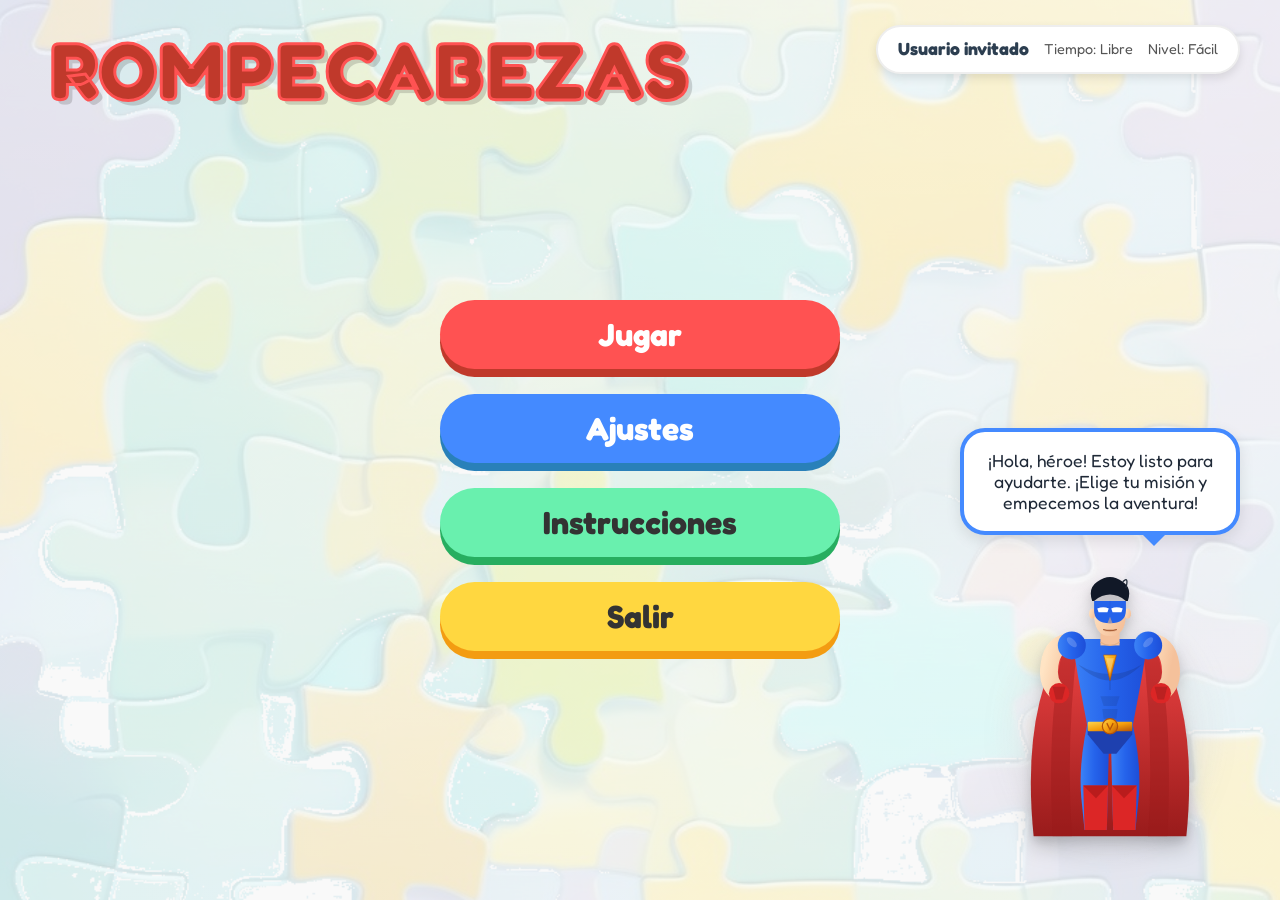
<file: index.html>
<!DOCTYPE html>
<html lang="es">

<head>
    <meta charset="UTF-8">
    <meta name="viewport" content="width=device-width, initial-scale=1.0">
    <title>Rompecabezas - Inicio</title>
    <link rel="stylesheet" href="css/styles.css">
    <link rel="preconnect" href="https://fonts.googleapis.com">
    <link rel="preconnect" href="https://fonts.gstatic.com" crossorigin>
    <link href="https://fonts.googleapis.com/css2?family=Fredoka:wght@400;600;700&display=swap" rel="stylesheet">
</head>

<body>
    <a href="#contenido-principal" class="skip-link">Saltar al contenido principal</a>
    <svg width="0" height="0" style="position: absolute; overflow: hidden;" aria-hidden="true">
        <defs>
            <linearGradient id="globalSuitGradient" x1="0%" y1="0%" x2="100%" y2="0%">
                <stop offset="0%" style="stop-color:#3B82F6;stop-opacity:1" />
                <stop offset="50%" style="stop-color:#2563EB;stop-opacity:1" />
                <stop offset="100%" style="stop-color:#1D4ED8;stop-opacity:1" />
            </linearGradient>
            <linearGradient id="globalCapeGradient" x1="50%" y1="0%" x2="50%" y2="100%">
                <stop offset="0%" style="stop-color:#EF4444;stop-opacity:1" />
                <stop offset="100%" style="stop-color:#991B1B;stop-opacity:1" />
            </linearGradient>
            <linearGradient id="globalSkinGradient" x1="0%" y1="0%" x2="100%" y2="50%">
                <stop offset="0%" style="stop-color:#FFE4C4;stop-opacity:1" />
                <stop offset="100%" style="stop-color:#F5C19B;stop-opacity:1" />
            </linearGradient>
            <linearGradient id="globalGoldGradient" x1="0%" y1="0%" x2="100%" y2="100%">
                <stop offset="0%" style="stop-color:#FCD34D;stop-opacity:1" />
                <stop offset="50%" style="stop-color:#F59E0B;stop-opacity:1" />
                <stop offset="100%" style="stop-color:#B45309;stop-opacity:1" />
            </linearGradient>
            <linearGradient id="globalMetalGradient" x1="0%" y1="0%" x2="100%" y2="100%">
                <stop offset="0%" style="stop-color:#E5E7EB;stop-opacity:1" />
                <stop offset="50%" style="stop-color:#9CA3AF;stop-opacity:1" />
                <stop offset="100%" style="stop-color:#4B5563;stop-opacity:1" />
            </linearGradient>
            <linearGradient id="globalBlueEye" x1="0%" y1="0%" x2="100%" y2="100%">
                <stop offset="0%" style="stop-color:#60A5FA;stop-opacity:1" />
                <stop offset="100%" style="stop-color:#2563EB;stop-opacity:1" />
            </linearGradient>
            <linearGradient id="globalDogFur" x1="0%" y1="0%" x2="100%" y2="100%">
                <stop offset="0%" style="stop-color:#F59E0B;stop-opacity:1" />
                <stop offset="100%" style="stop-color:#B45309;stop-opacity:1" />
            </linearGradient>
            <linearGradient id="globalAltSuit" x1="0%" y1="0%" x2="100%" y2="100%">
                <stop offset="0%" style="stop-color:#10B981;stop-opacity:1" />
                <stop offset="100%" style="stop-color:#047857;stop-opacity:1" />
            </linearGradient>
            <linearGradient id="globalAltCape" x1="0%" y1="0%" x2="100%" y2="100%">
                <stop offset="0%" style="stop-color:#8B5CF6;stop-opacity:1" />
                <stop offset="100%" style="stop-color:#5B21B6;stop-opacity:1" />
            </linearGradient>
            <linearGradient id="globalSkinGradientAlt" x1="0%" y1="0%" x2="100%" y2="50%">
                <stop offset="0%" style="stop-color:#FFE4C4;stop-opacity:1" />
                <stop offset="100%" style="stop-color:#F5C19B;stop-opacity:1" />
            </linearGradient>
        </defs>
    </svg>

    <div class="user-info-panel" aria-hidden="true">
        <div class="info-item"><strong>Usuario invitado</strong></div>
        <div class="info-item">Tiempo: <span id="user-time-display">Libre</span></div>
        <div class="info-item">Nivel: <span id="user-level-display">Fácil</span></div>
    </div>

    <header class="game-header">
        <h1>Rompecabezas</h1>
    </header>

    <main class="game-container" id="contenido-principal" tabindex="-1">
        <section class="screen-section active" aria-labelledby="titulo-menu">
            <h2 id="titulo-menu" class="sr-only">Menú principal del juego</h2>
            <nav class="main-menu" aria-label="Menú principal del juego">
                <button class="btn btn-play" id="btn-play" aria-label="Jugar: Comienza el rompecabezas">
                    <span>Jugar</span>
                </button>

                <button class="btn btn-settings" id="btn-settings"
                    aria-label="Ajustes: Configura dificultad, tamaño y tiempo">
                    <span>Ajustes</span>
                </button>

                <button class="btn btn-instructions" id="btn-instructions"
                    aria-label="Instrucciones: Aprende cómo jugar">
                    <span>Instrucciones</span>
                </button>

                <button class="btn btn-exit" id="btn-exit" aria-label="Salir: Cierra la aplicación">
                    <span>Salir</span>
                </button>
            </nav>
        </section>
    </main>

    <div id="exit-overlay" class="game-overlay hidden" aria-hidden="true">
        <div class="game-dialog" role="dialog" aria-modal="true" aria-labelledby="exit-title"
            aria-describedby="exit-description" tabindex="-1">
            <h2 id="exit-title">¿Quieres salir?</h2>
            <p id="exit-description">¿Seguro que quieres salir, héroe?</p>
            <div class="modal-actions">
                <button id="btn-exit-confirm" class="dialog-btn dialog-btn-red" type="button">Salir</button>
                <button id="btn-exit-cancel" class="dialog-btn dialog-btn-blue" type="button">Cancelar</button>
            </div>
        </div>
    </div>

    <aside class="mascot-section" role="complementary" aria-label="Asistente virtual del juego">
        <div class="speech-bubble" id="mascot-text" role="status" aria-live="polite"
            aria-label="Mensaje del asistente: ¡Hola, héroe! Estoy listo para ayudarte. ¡Elige tu misión y empecemos la aventura!">
            ¡Hola, héroe! Estoy listo para ayudarte. ¡Elige tu misión y empecemos la aventura!
        </div>

        <div id="global-mascot-container" class="mascot-vector-container" aria-hidden="true">
            <svg viewBox="0 0 400 550" xmlns="http://www.w3.org/2000/svg" class="avatar-svg" aria-hidden="true">
                <path d="M130,140 Q60,250 80,450 L320,450 Q340,250 270,140 Z" fill="url(#globalCapeGradient)" />
                <path d="M130,140 Q100,250 110,450 L140,450 Q130,300 150,140 Z" fill="#991B1B" opacity="0.4" />
                <path d="M270,140 Q300,250 290,450 L260,450 Q270,300 250,140 Z" fill="#991B1B" opacity="0.4" />
                <g transform="translate(0, -10)">
                    <path d="M165,280 Q150,350 155,400 L160,450 L195,450 L198,330 L190,280 Z"
                        fill="url(#globalSuitGradient)" />
                    <path d="M235,280 Q250,350 245,400 L240,450 L205,450 L202,330 L210,280 Z"
                        fill="url(#globalSuitGradient)" />
                    <path d="M158,380 L197,380 L195,450 L160,450 Z" fill="#DC2626" />
                    <path d="M158,380 L178,400 L197,380" fill="#B91C1C" />
                    <path d="M242,380 L203,380 L205,450 L240,450 Z" fill="#DC2626" />
                    <path d="M242,380 L222,400 L203,380" fill="#B91C1C" />
                </g>
                <path d="M165,270 L235,270 L235,290 L210,320 L190,320 L165,290 Z" fill="#1E40AF" />
                <path d="M140,140 L260,140 L250,200 L235,280 L165,280 L150,200 Z" fill="url(#globalSuitGradient)" />
                <path d="M150,180 Q200,210 250,180 Q200,230 150,180" fill="#172554" opacity="0.2" />
                <path d="M200,180 L200,220" stroke="#172554" stroke-width="2" opacity="0.2" />
                <path d="M185,230 L215,230 L210,245 L190,245 Z" fill="#172554" opacity="0.15" />
                <path d="M188,250 L212,250 L210,265 L190,265 Z" fill="#172554" opacity="0.15" />
                <rect x="165" y="270" width="70" height="15" fill="url(#globalGoldGradient)" rx="2" />
                <circle cx="200" cy="277" r="12" fill="url(#globalGoldGradient)" stroke="#B45309" stroke-width="2" />
                <path d="M195,272 L200,282 L205,272" fill="none" stroke="#B45309" stroke-width="2" />
                <path d="M140,145 Q110,145 105,180 Q100,210 120,225" fill="none" stroke="url(#globalSkinGradient)"
                    stroke-width="28" stroke-linecap="round" />
                <circle cx="140" cy="150" r="22" fill="url(#globalSuitGradient)" />
                <path d="M260,145 Q290,145 295,180 Q300,210 280,225" fill="none" stroke="url(#globalSkinGradient)"
                    stroke-width="28" stroke-linecap="round" />
                <circle cx="260" cy="150" r="22" fill="url(#globalSuitGradient)" />
                <circle cx="120" cy="225" r="16" fill="#DC2626" />
                <circle cx="280" cy="225" r="16" fill="#DC2626" />
                <path d="M110,215 L130,215 L125,235 L115,235 Z" fill="#991B1B" opacity="0.5" />
                <path d="M270,215 L290,215 L285,235 L275,235 Z" fill="#991B1B" opacity="0.5" />
                <path d="M185,130 L215,130 L215,150 L185,150 Z" fill="#F5C19B" />
                <path d="M185,145 Q200,155 215,145" fill="none" stroke="#E5B085" stroke-width="2" />
                <path d="M175,80 L225,80 L225,100 Q225,135 200,135 Q175,135 175,100 Z"
                    fill="url(#globalSkinGradient)" />
                <ellipse cx="172" cy="100" rx="5" ry="8" fill="url(#globalSkinGradient)" />
                <ellipse cx="228" cy="100" rx="5" ry="8" fill="url(#globalSkinGradient)" />
                <path d="M175,80 L225,80 L225,95 Q225,115 200,115 Q175,115 175,95 Z" fill="#2563EB" />
                <path d="M200,80 L200,90 L185,90" fill="none" stroke="#1D4ED8" stroke-width="1" opacity="0.5" />
                <path d="M180,92 Q190,88 198,92 L196,98 L182,98 Z" fill="white" />
                <path d="M202,92 Q210,88 220,92 L218,98 L204,98 Z" fill="white" />
                <path d="M200,105 L196,115 L204,115 Z" fill="#E5B085" opacity="0.6" />
                <path d="M190,125 Q200,128 210,125" fill="none" stroke="#A85D36" stroke-width="2"
                    stroke-linecap="round" />
                <path d="M192,128 L208,128" fill="none" stroke="#D69E76" stroke-width="1" opacity="0.5" />
                <path d="M172,80 Q165,60 180,50 Q200,35 220,50 Q235,60 228,80 L225,80 Q200,60 175,80 Z"
                    fill="#111827" />
                <path d="M220,50 Q230,40 225,60" fill="none" stroke="#1F2937" stroke-width="2" />
                <path d="M190,165 L210,165 L200,205 Z" fill="url(#globalGoldGradient)" stroke="#B45309"
                    stroke-width="1" />
                <path d="M194,170 L206,170 L200,195 Z" fill="#FEF3C7" opacity="0.4" />
                <ellipse cx="260" cy="145" rx="10" ry="5" fill="white" opacity="0.2" transform="rotate(-45 260 145)" />
                <ellipse cx="140" cy="145" rx="10" ry="5" fill="white" opacity="0.2" transform="rotate(45 140 145)" />
            </svg>
        </div>
    </aside>

    <script src="js/home.js"></script>
</body>

</html>
</file>
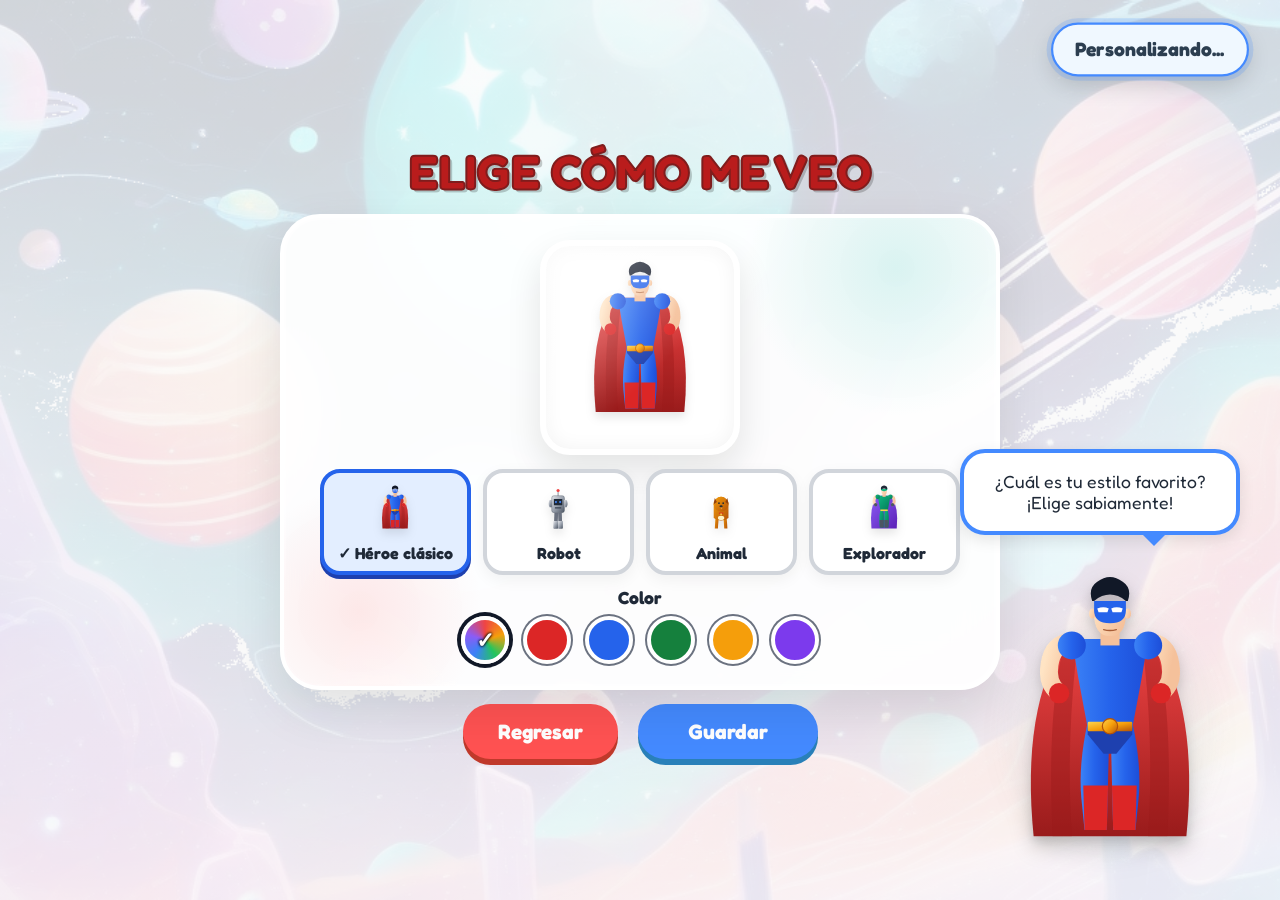
<file: asistente.html>
<!DOCTYPE html>
<html lang="es">

<head>
    <meta charset="UTF-8">
    <meta name="viewport" content="width=device-width, initial-scale=1.0">
    <title>Rompecabezas - Personalizar Asistente</title>
    <link rel="stylesheet" href="css/styles.css">
    <link rel="preconnect" href="https://fonts.googleapis.com">
    <link rel="preconnect" href="https://fonts.gstatic.com" crossorigin>
    <link href="https://fonts.googleapis.com/css2?family=Fredoka:wght@400;600;700&display=swap" rel="stylesheet">
</head>

<body class="page-asistente">
    <a href="#contenido-principal" class="skip-link">Saltar al contenido principal</a>
    <svg width="0" height="0" style="position: absolute; overflow: hidden;" aria-hidden="true">
        <defs>
            <linearGradient id="globalSuitGradient" x1="0%" y1="0%" x2="100%" y2="0%">
                <stop offset="0%" style="stop-color:#3B82F6;stop-opacity:1" />
                <stop offset="50%" style="stop-color:#2563EB;stop-opacity:1" />
                <stop offset="100%" style="stop-color:#1D4ED8;stop-opacity:1" />
            </linearGradient>
            <linearGradient id="globalCapeGradient" x1="50%" y1="0%" x2="50%" y2="100%">
                <stop offset="0%" style="stop-color:#EF4444;stop-opacity:1" />
                <stop offset="100%" style="stop-color:#991B1B;stop-opacity:1" />
            </linearGradient>
            <linearGradient id="globalSkinGradient" x1="0%" y1="0%" x2="100%" y2="50%">
                <stop offset="0%" style="stop-color:#FFE4C4;stop-opacity:1" />
                <stop offset="100%" style="stop-color:#F5C19B;stop-opacity:1" />
            </linearGradient>
            <linearGradient id="globalGoldGradient" x1="0%" y1="0%" x2="100%" y2="100%">
                <stop offset="0%" style="stop-color:#FCD34D;stop-opacity:1" />
                <stop offset="50%" style="stop-color:#F59E0B;stop-opacity:1" />
                <stop offset="100%" style="stop-color:#B45309;stop-opacity:1" />
            </linearGradient>
            <linearGradient id="globalMetalGradient" x1="0%" y1="0%" x2="100%" y2="100%">
                <stop offset="0%" style="stop-color:#E5E7EB;stop-opacity:1" />
                <stop offset="50%" style="stop-color:#9CA3AF;stop-opacity:1" />
                <stop offset="100%" style="stop-color:#4B5563;stop-opacity:1" />
            </linearGradient>
            <linearGradient id="globalBlueEye" x1="0%" y1="0%" x2="100%" y2="100%">
                <stop offset="0%" style="stop-color:#60A5FA;stop-opacity:1" />
                <stop offset="100%" style="stop-color:#2563EB;stop-opacity:1" />
            </linearGradient>
            <linearGradient id="globalDogFur" x1="0%" y1="0%" x2="100%" y2="100%">
                <stop offset="0%" style="stop-color:#F59E0B;stop-opacity:1" />
                <stop offset="100%" style="stop-color:#B45309;stop-opacity:1" />
            </linearGradient>
            <linearGradient id="globalAltSuit" x1="0%" y1="0%" x2="100%" y2="100%">
                <stop offset="0%" style="stop-color:#10B981;stop-opacity:1" />
                <stop offset="100%" style="stop-color:#047857;stop-opacity:1" />
            </linearGradient>
            <linearGradient id="globalAltCape" x1="0%" y1="0%" x2="100%" y2="100%">
                <stop offset="0%" style="stop-color:#8B5CF6;stop-opacity:1" />
                <stop offset="100%" style="stop-color:#5B21B6;stop-opacity:1" />
            </linearGradient>
            <linearGradient id="globalSkinGradientAlt" x1="0%" y1="0%" x2="100%" y2="50%">
                <stop offset="0%" style="stop-color:#FFE4C4;stop-opacity:1" />
                <stop offset="100%" style="stop-color:#F5C19B;stop-opacity:1" />
            </linearGradient>
        </defs>
    </svg>

    <div class="user-info-panel highlight" aria-hidden="true">
        <div class="info-item"><strong>Personalizando...</strong></div>
    </div>

    <main class="game-container" id="contenido-principal" tabindex="-1">
        <section id="customize-screen" class="screen-section active" aria-labelledby="titulo-personalizar">
            <h1 id="titulo-personalizar" class="settings-title">Elige cómo me veo</h1>

            <div class="customize-layout">
                <div class="customize-preview-column" role="region" aria-label="Vista previa del avatar seleccionado">
                    <div class="avatar-preview-card">
                        <div id="avatar-preview-container" class="avatar-vector-large" aria-hidden="true"></div>
                        <div class="preview-shine" aria-hidden="true"></div>
                    </div>
                    <h2 class="sr-only">Así me veo ahora</h2>
                </div>

                <div class="customize-grid-column" role="region" aria-label="Galería de opciones de avatar">
                    <div class="avatar-grid" role="radiogroup" aria-label="Tipo de asistente">

                        <button type="button" class="avatar-option selected" data-id="hero" role="radio"
                            aria-checked="true" aria-label="Héroe clásico, con traje azul y capa roja">
                            <span class="avatar-option-label">Héroe clásico</span>
                            <svg viewBox="0 0 400 550" xmlns="http://www.w3.org/2000/svg" class="avatar-svg"
                                aria-hidden="true">
                                <path d="M130,140 Q60,250 80,450 L320,450 Q340,250 270,140 Z"
                                    fill="url(#globalCapeGradient)" />
                                <path d="M130,140 Q100,250 110,450 L140,450 Q130,300 150,140 Z" fill="#991B1B"
                                    opacity="0.4" />
                                <path d="M270,140 Q300,250 290,450 L260,450 Q270,300 250,140 Z" fill="#991B1B"
                                    opacity="0.4" />
                                <g transform="translate(0, -10)">
                                    <path d="M165,280 Q150,350 155,400 L160,450 L195,450 L198,330 L190,280 Z"
                                        fill="url(#globalSuitGradient)" />
                                    <path d="M235,280 Q250,350 245,400 L240,450 L205,450 L202,330 L210,280 Z"
                                        fill="url(#globalSuitGradient)" />
                                    <path d="M158,380 L197,380 L195,450 L160,450 Z" fill="#DC2626" />
                                    <path d="M242,380 L203,380 L205,450 L240,450 Z" fill="#DC2626" />
                                </g>
                                <path d="M165,270 L235,270 L235,290 L210,320 L190,320 L165,290 Z" fill="#1E40AF" />
                                <path d="M140,140 L260,140 L250,200 L235,280 L165,280 L150,200 Z"
                                    fill="url(#globalSuitGradient)" />
                                <rect x="165" y="270" width="70" height="15" fill="url(#globalGoldGradient)" rx="2" />
                                <circle cx="200" cy="277" r="12" fill="url(#globalGoldGradient)" stroke="#B45309"
                                    stroke-width="2" />
                                <path d="M140,145 Q110,145 105,180 Q100,210 120,225" fill="none"
                                    stroke="url(#globalSkinGradient)" stroke-width="28" stroke-linecap="round" />
                                <circle cx="140" cy="150" r="22" fill="url(#globalSuitGradient)" />
                                <path d="M260,145 Q290,145 295,180 Q300,210 280,225" fill="none"
                                    stroke="url(#globalSkinGradient)" stroke-width="28" stroke-linecap="round" />
                                <circle cx="260" cy="150" r="22" fill="url(#globalSuitGradient)" />
                                <circle cx="120" cy="225" r="16" fill="#DC2626" />
                                <circle cx="280" cy="225" r="16" fill="#DC2626" />
                                <path d="M185,130 L215,130 L215,150 L185,150 Z" fill="#F5C19B" />
                                <path d="M175,80 L225,80 L225,100 Q225,135 200,135 Q175,135 175,100 Z"
                                    fill="url(#globalSkinGradient)" />
                                <ellipse cx="172" cy="100" rx="5" ry="8" fill="url(#globalSkinGradient)" />
                                <ellipse cx="228" cy="100" rx="5" ry="8" fill="url(#globalSkinGradient)" />
                                <path d="M175,80 L225,80 L225,95 Q225,115 200,115 Q175,115 175,95 Z" fill="#2563EB" />
                                <path d="M180,92 Q190,88 198,92 L196,98 L182,98 Z" fill="white" />
                                <path d="M202,92 Q210,88 220,92 L218,98 L204,98 Z" fill="white" />
                                <path d="M190,125 Q200,128 210,125" fill="none" stroke="#A85D36" stroke-width="2"
                                    stroke-linecap="round" />
                                <path d="M172,80 Q165,60 180,50 Q200,35 220,50 Q235,60 228,80 L225,80 Q200,60 175,80 Z"
                                    fill="#111827" />
                            </svg>
                        </button>

                        <button type="button" class="avatar-option" data-id="robot" role="radio" aria-checked="false"
                            aria-label="Robot, de metal gris con ojos azules">
                            <span class="avatar-option-label">Robot</span>
                            <svg viewBox="0 0 400 550" xmlns="http://www.w3.org/2000/svg" class="avatar-svg"
                                aria-hidden="true">
                                <path d="M165,300 L160,450 L195,450 L200,300 Z" fill="#6B7280" />
                                <path d="M235,300 L240,450 L205,450 L200,300 Z" fill="#6B7280" />
                                <rect x="155" y="380" width="45" height="70" rx="5" fill="url(#globalMetalGradient)" />
                                <rect x="200" y="380" width="45" height="70" rx="5" fill="url(#globalMetalGradient)" />
                                <rect x="140" y="140" width="120" height="160" rx="20" ry="20"
                                    fill="url(#globalMetalGradient)" stroke="#4B5563" stroke-width="4" />
                                <rect x="160" y="170" width="80" height="60" rx="5" fill="#1F2937" />
                                <circle cx="180" cy="200" r="10" fill="url(#globalBlueEye)" />
                                <circle cx="220" cy="200" r="10" fill="url(#globalBlueEye)" />
                                <rect x="170" y="250" width="60" height="10" rx="2" fill="#374151" />
                                <path d="M120,180 L140,180 L140,250 L120,250 Q100,215 120,180"
                                    fill="url(#globalMetalGradient)" />
                                <path d="M280,180 L260,180 L260,250 L280,250 Q300,215 280,180"
                                    fill="url(#globalMetalGradient)" />
                                <line x1="200" y1="140" x2="200" y2="100" stroke="#4B5563" stroke-width="6" />
                                <circle cx="200" cy="90" r="15" fill="#EF4444" />
                            </svg>
                        </button>

                        <button type="button" class="avatar-option" data-id="pet" role="radio" aria-checked="false"
                            aria-label="Animal, un perrito dorado con collar rojo">
                            <span class="avatar-option-label">Animal</span>
                            <svg viewBox="0 0 400 550" xmlns="http://www.w3.org/2000/svg" class="avatar-svg"
                                aria-hidden="true">
                                <path d="M150,300 L140,450 L170,450 L180,300 Z" fill="url(#globalDogFur)" />
                                <path d="M250,300 L260,450 L230,450 L220,300 Z" fill="url(#globalDogFur)" />
                                <path d="M130,200 Q200,100 270,200 L270,350 Q200,400 130,350 Z"
                                    fill="url(#globalDogFur)" />
                                <ellipse cx="200" cy="350" rx="30" ry="20" fill="#FEF3C7" />
                                <circle cx="200" cy="220" r="70" fill="url(#globalDogFur)" />
                                <path d="M140,160 L130,220 L160,200 Z" fill="#92400E" />
                                <path d="M260,160 L270,220 L240,200 Z" fill="#92400E" />
                                <circle cx="180" cy="210" r="8" fill="#1F2937" />
                                <circle cx="220" cy="210" r="8" fill="#1F2937" />
                                <ellipse cx="200" cy="240" rx="15" ry="10" fill="#1F2937" />
                                <path d="M200,250 Q200,270 210,260" fill="none" stroke="#FEF3C7" stroke-width="3" />
                                <rect x="180" y="300" width="40" height="10" fill="#DC2626" />
                                <circle cx="200" cy="315" r="8" fill="#FCD34D" />
                            </svg>
                        </button>

                        <button type="button" class="avatar-option" data-id="hero-alt" role="radio" aria-checked="false"
                            aria-label="Explorador, con traje verde y capa morada">
                            <span class="avatar-option-label">Explorador</span>
                            <svg viewBox="0 0 400 550" xmlns="http://www.w3.org/2000/svg" class="avatar-svg"
                                aria-hidden="true">
                                <path d="M130,140 Q60,250 80,450 L320,450 Q340,250 270,140 Z"
                                    fill="url(#globalAltCape)" />
                                <g transform="translate(0, -10)">
                                    <path d="M165,280 Q150,350 155,400 L160,450 L195,450 L198,330 L190,280 Z"
                                        fill="url(#globalAltSuit)" />
                                    <path d="M235,280 Q250,350 245,400 L240,450 L205,450 L202,330 L210,280 Z"
                                        fill="url(#globalAltSuit)" />
                                    <path d="M158,380 L197,380 L195,450 L160,450 Z" fill="#4B5563" />
                                    <path d="M242,380 L203,380 L205,450 L240,450 Z" fill="#4B5563" />
                                </g>
                                <path d="M140,140 L260,140 L250,200 L235,280 L165,280 L150,200 Z"
                                    fill="url(#globalAltSuit)" />
                                <rect x="165" y="270" width="70" height="15" fill="#FCD34D" />
                                <path d="M140,145 Q110,145 105,180 Q100,210 120,225" fill="none"
                                    stroke="url(#globalSkinGradientAlt)" stroke-width="28" stroke-linecap="round" />
                                <circle cx="140" cy="150" r="22" fill="url(#globalAltSuit)" />
                                <path d="M260,145 Q290,145 295,180 Q300,210 280,225" fill="none"
                                    stroke="url(#globalSkinGradientAlt)" stroke-width="28" stroke-linecap="round" />
                                <circle cx="260" cy="150" r="22" fill="url(#globalAltSuit)" />
                                <circle cx="120" cy="225" r="16" fill="#4B5563" />
                                <circle cx="280" cy="225" r="16" fill="#4B5563" />
                                <path d="M185,130 L215,130 L215,150 L185,150 Z" fill="#F5C19B" />
                                <path d="M175,80 L225,80 L225,100 Q225,135 200,135 Q175,135 175,100 Z"
                                    fill="url(#globalSkinGradientAlt)" />
                                <path d="M170,85 Q200,110 230,85 L230,65 Q200,90 170,65 Z" fill="#10B981" />
                                <circle cx="185" cy="95" r="3" fill="white" />
                                <circle cx="215" cy="95" r="3" fill="white" />
                                <path d="M172,80 Q165,60 180,50 Q200,35 220,50 Q235,60 228,80 L225,80 Q200,60 175,80 Z"
                                    fill="#1F2937" />
                            </svg>
                        </button>

                    </div>
                    <h2 id="titulo-colores" class="color-row-title">Color</h2>
                    <div class="color-row" role="radiogroup" aria-labelledby="titulo-colores">
                        <button type="button" class="color-option selected" role="radio" aria-checked="true"
                            data-color="" aria-label="Color original"></button>
                        <button type="button" class="color-option" role="radio" aria-checked="false"
                            data-color="#DC2626" style="--swatch:#DC2626" aria-label="Rojo"></button>
                        <button type="button" class="color-option" role="radio" aria-checked="false"
                            data-color="#2563EB" style="--swatch:#2563EB" aria-label="Azul"></button>
                        <button type="button" class="color-option" role="radio" aria-checked="false"
                            data-color="#15803D" style="--swatch:#15803D" aria-label="Verde"></button>
                        <button type="button" class="color-option" role="radio" aria-checked="false"
                            data-color="#F59E0B" style="--swatch:#F59E0B" aria-label="Naranja"></button>
                        <button type="button" class="color-option" role="radio" aria-checked="false"
                            data-color="#7C3AED" style="--swatch:#7C3AED" aria-label="Morado"></button>
                    </div>
                </div>
            </div>

            <div class="settings-actions">
                <button type="button" class="btn-large btn-cancel" id="btn-cancel-avatar"
                    aria-label="Regresar a ajustes sin guardar">Regresar</button>
                <button type="button" class="btn-large btn-save" id="btn-save-avatar"
                    aria-label="Guardar cómo se ve el asistente">Guardar</button>
            </div>
        </section>
    </main>

    <aside class="mascot-section" role="complementary" aria-label="Asistente virtual del juego">
        <div class="speech-bubble" id="mascot-text" role="status" aria-live="polite"
            aria-label="Mensaje del asistente: ¿Cuál es tu estilo favorito? ¡Elige sabiamente!">
            ¿Cuál es tu estilo favorito? ¡Elige sabiamente!
        </div>
        <div id="current-mini-mascot" class="mascot-vector-container" aria-hidden="true"></div>
    </aside>

    <script src="js/asistente.js"></script>
</body>

</html>
</file>
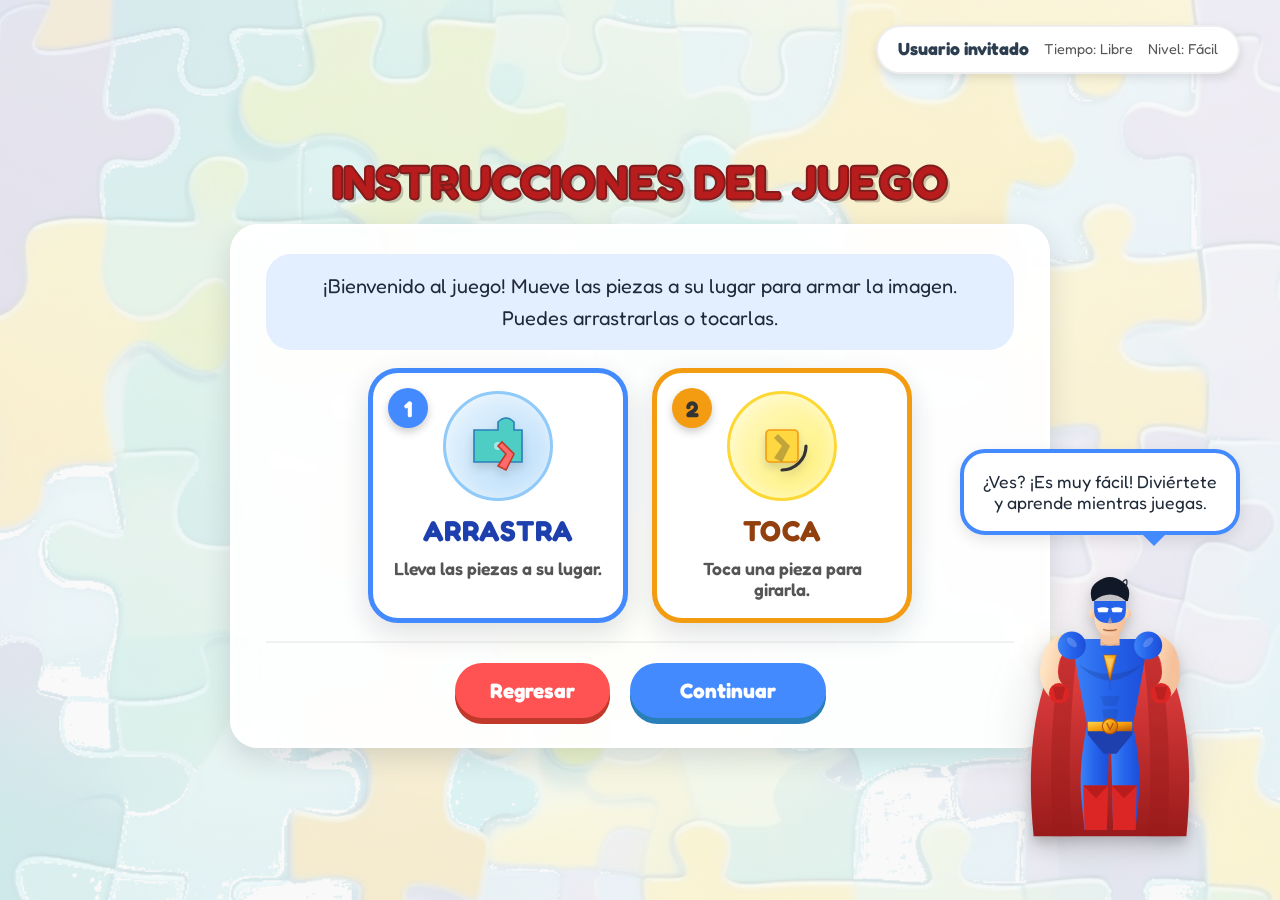
<file: instrucciones.html>
<!DOCTYPE html>
<html lang="es">

<head>
    <meta charset="UTF-8">
    <meta name="viewport" content="width=device-width, initial-scale=1.0">
    <title>Rompecabezas - Instrucciones</title>
    <link rel="stylesheet" href="css/styles.css">
    <link rel="preconnect" href="https://fonts.googleapis.com">
    <link rel="preconnect" href="https://fonts.gstatic.com" crossorigin>
    <link href="https://fonts.googleapis.com/css2?family=Fredoka:wght@400;600;700&display=swap" rel="stylesheet">
</head>

<body>
    <a href="#contenido-principal" class="skip-link">Saltar al contenido principal</a>

    <svg width="0" height="0" style="position: absolute; overflow: hidden;" aria-hidden="true">
        <defs>
            <linearGradient id="globalSuitGradient" x1="0%" y1="0%" x2="100%" y2="0%">
                <stop offset="0%" style="stop-color:#3B82F6;stop-opacity:1" />
                <stop offset="50%" style="stop-color:#2563EB;stop-opacity:1" />
                <stop offset="100%" style="stop-color:#1D4ED8;stop-opacity:1" />
            </linearGradient>
            <linearGradient id="globalCapeGradient" x1="50%" y1="0%" x2="50%" y2="100%">
                <stop offset="0%" style="stop-color:#EF4444;stop-opacity:1" />
                <stop offset="100%" style="stop-color:#991B1B;stop-opacity:1" />
            </linearGradient>
            <linearGradient id="globalSkinGradient" x1="0%" y1="0%" x2="100%" y2="50%">
                <stop offset="0%" style="stop-color:#FFE4C4;stop-opacity:1" />
                <stop offset="100%" style="stop-color:#F5C19B;stop-opacity:1" />
            </linearGradient>
            <linearGradient id="globalGoldGradient" x1="0%" y1="0%" x2="100%" y2="100%">
                <stop offset="0%" style="stop-color:#FCD34D;stop-opacity:1" />
                <stop offset="50%" style="stop-color:#F59E0B;stop-opacity:1" />
                <stop offset="100%" style="stop-color:#B45309;stop-opacity:1" />
            </linearGradient>
            <linearGradient id="globalMetalGradient" x1="0%" y1="0%" x2="100%" y2="100%">
                <stop offset="0%" style="stop-color:#E5E7EB;stop-opacity:1" />
                <stop offset="50%" style="stop-color:#9CA3AF;stop-opacity:1" />
                <stop offset="100%" style="stop-color:#4B5563;stop-opacity:1" />
            </linearGradient>
            <linearGradient id="globalBlueEye" x1="0%" y1="0%" x2="100%" y2="100%">
                <stop offset="0%" style="stop-color:#60A5FA;stop-opacity:1" />
                <stop offset="100%" style="stop-color:#2563EB;stop-opacity:1" />
            </linearGradient>
            <linearGradient id="globalDogFur" x1="0%" y1="0%" x2="100%" y2="100%">
                <stop offset="0%" style="stop-color:#F59E0B;stop-opacity:1" />
                <stop offset="100%" style="stop-color:#B45309;stop-opacity:1" />
            </linearGradient>
            <linearGradient id="globalAltSuit" x1="0%" y1="0%" x2="100%" y2="100%">
                <stop offset="0%" style="stop-color:#10B981;stop-opacity:1" />
                <stop offset="100%" style="stop-color:#047857;stop-opacity:1" />
            </linearGradient>
            <linearGradient id="globalAltCape" x1="0%" y1="0%" x2="100%" y2="100%">
                <stop offset="0%" style="stop-color:#8B5CF6;stop-opacity:1" />
                <stop offset="100%" style="stop-color:#5B21B6;stop-opacity:1" />
            </linearGradient>
            <linearGradient id="globalSkinGradientAlt" x1="0%" y1="0%" x2="100%" y2="50%">
                <stop offset="0%" style="stop-color:#FFE4C4;stop-opacity:1" />
                <stop offset="100%" style="stop-color:#F5C19B;stop-opacity:1" />
            </linearGradient>
        </defs>
    </svg>

    <div class="user-info-panel" id="user-info-panel" aria-hidden="true">
        <div class="info-item"><strong>Usuario invitado</strong></div>
        <div class="info-item">Tiempo: <span id="user-time-display">Libre</span></div>
        <div class="info-item">Nivel: <span id="user-level-display">Fácil</span></div>
    </div>

    <main class="game-container" id="contenido-principal" tabindex="-1">
        <section id="instructions-screen" class="screen-section active" aria-labelledby="titulo-instrucciones">
            <h1 id="titulo-instrucciones" class="settings-title">Instrucciones del Juego</h1>

            <div class="instructions-layout" role="region" aria-label="Instrucciones del juego">

                <div class="instructions-text-card">
                    <p>
                        ¡Bienvenido al juego! Mueve las piezas a su lugar para armar la imagen.
                        Puedes arrastrarlas o tocarlas.
                    </p>
                </div>

                <div class="steps-container" role="list" aria-label="Pasos para jugar">

                    <div class="step-card drag-step" role="listitem">
                        <div class="step-number" aria-hidden="true">1</div>
                        <div class="step-icon-container" aria-hidden="true">
                            <svg viewBox="0 0 100 100" class="step-svg drag-animation" aria-hidden="true">
                                <path d="M20,30 L50,30 L50,20 Q60,10 70,20 L70,30 L80,30 L80,70 L20,70 Z" fill="#4ecdc4"
                                    stroke="#2980b9" stroke-width="2" />
                                <circle cx="50" cy="50" r="5" fill="#fff" opacity="0.5" />
                                <path class="hand" d="M60,60 L50,50 L55,45 L70,60 L60,80 L50,75 Z" fill="#ff6b6b"
                                    stroke="#c0392b" stroke-width="2" />
                            </svg>
                        </div>
                        <h2>Arrastra</h2>
                        <p>Lleva las piezas a su lugar.</p>
                    </div>

                    <div class="step-card rotate-step" role="listitem">
                        <div class="step-number" aria-hidden="true">2</div>
                        <div class="step-icon-container" aria-hidden="true">
                            <svg viewBox="0 0 100 100" class="step-svg rotate-animation" aria-hidden="true">
                                <rect x="30" y="30" width="40" height="40" rx="5" fill="#ffd740" stroke="#f39c12"
                                    stroke-width="2" />
                                <path d="M80,50 A30,30 0 0,1 50,80" fill="none" stroke="#333" stroke-width="4"
                                    stroke-linecap="round" />
                                <path class="touch" d="M50,50 L40,40 L45,35 L60,50 L50,70 L40,65 Z" fill="#333"
                                    opacity="0.3" />
                            </svg>
                        </div>
                        <h2>Toca</h2>
                        <p>Toca una pieza para girarla.</p>
                    </div>
                </div>

                <div class="settings-actions instructions-actions">
                    <button type="button" class="btn-large btn-cancel" id="btn-back-home"
                        aria-label="Regresar al menú principal">Regresar</button>
                    <button type="button" class="btn-large btn-save" id="btn-continue"
                        aria-label="Continuar: ir a jugar">Continuar</button>
                </div>
            </div>
        </section>
    </main>

    <aside class="mascot-section" role="complementary" aria-label="Asistente virtual del juego">
        <div class="speech-bubble" id="mascot-text" role="status" aria-live="polite"
            aria-label="Mensaje del asistente: ¿Ves? ¡Es muy fácil! Diviértete y aprende mientras juegas.">
            ¿Ves? ¡Es muy fácil! Diviértete y aprende mientras juegas.
        </div>
        <div id="global-mascot-container" class="mascot-vector-container" aria-hidden="true">
            <svg viewBox="0 0 400 550" xmlns="http://www.w3.org/2000/svg" class="avatar-svg" aria-hidden="true">
                <path d="M130,140 Q60,250 80,450 L320,450 Q340,250 270,140 Z" fill="url(#globalCapeGradient)" />
                <path d="M130,140 Q100,250 110,450 L140,450 Q130,300 150,140 Z" fill="#991B1B" opacity="0.4" />
                <path d="M270,140 Q300,250 290,450 L260,450 Q270,300 250,140 Z" fill="#991B1B" opacity="0.4" />
                <g transform="translate(0, -10)">
                    <path d="M165,280 Q150,350 155,400 L160,450 L195,450 L198,330 L190,280 Z"
                        fill="url(#globalSuitGradient)" />
                    <path d="M235,280 Q250,350 245,400 L240,450 L205,450 L202,330 L210,280 Z"
                        fill="url(#globalSuitGradient)" />
                    <path d="M158,380 L197,380 L195,450 L160,450 Z" fill="#DC2626" />
                    <path d="M158,380 L178,400 L197,380" fill="#B91C1C" />
                    <path d="M242,380 L203,380 L205,450 L240,450 Z" fill="#DC2626" />
                    <path d="M242,380 L222,400 L203,380" fill="#B91C1C" />
                </g>
                <path d="M165,270 L235,270 L235,290 L210,320 L190,320 L165,290 Z" fill="#1E40AF" />
                <path d="M140,140 L260,140 L250,200 L235,280 L165,280 L150,200 Z" fill="url(#globalSuitGradient)" />
                <path d="M150,180 Q200,210 250,180 Q200,230 150,180" fill="#172554" opacity="0.2" />
                <path d="M200,180 L200,220" stroke="#172554" stroke-width="2" opacity="0.2" />
                <path d="M185,230 L215,230 L210,245 L190,245 Z" fill="#172554" opacity="0.15" />
                <path d="M188,250 L212,250 L210,265 L190,265 Z" fill="#172554" opacity="0.15" />
                <rect x="165" y="270" width="70" height="15" fill="url(#globalGoldGradient)" rx="2" />
                <circle cx="200" cy="277" r="12" fill="url(#globalGoldGradient)" stroke="#B45309" stroke-width="2" />
                <path d="M195,272 L200,282 L205,272" fill="none" stroke="#B45309" stroke-width="2" />
                <path d="M140,145 Q110,145 105,180 Q100,210 120,225" fill="none" stroke="url(#globalSkinGradient)"
                    stroke-width="28" stroke-linecap="round" />
                <circle cx="140" cy="150" r="22" fill="url(#globalSuitGradient)" />
                <path d="M260,145 Q290,145 295,180 Q300,210 280,225" fill="none" stroke="url(#globalSkinGradient)"
                    stroke-width="28" stroke-linecap="round" />
                <circle cx="260" cy="150" r="22" fill="url(#globalSuitGradient)" />
                <circle cx="120" cy="225" r="16" fill="#DC2626" />
                <circle cx="280" cy="225" r="16" fill="#DC2626" />
                <path d="M110,215 L130,215 L125,235 L115,235 Z" fill="#991B1B" opacity="0.5" />
                <path d="M270,215 L290,215 L285,235 L275,235 Z" fill="#991B1B" opacity="0.5" />
                <path d="M185,130 L215,130 L215,150 L185,150 Z" fill="#F5C19B" />
                <path d="M185,145 Q200,155 215,145" fill="none" stroke="#E5B085" stroke-width="2" />
                <path d="M175,80 L225,80 L225,100 Q225,135 200,135 Q175,135 175,100 Z"
                    fill="url(#globalSkinGradient)" />
                <ellipse cx="172" cy="100" rx="5" ry="8" fill="url(#globalSkinGradient)" />
                <ellipse cx="228" cy="100" rx="5" ry="8" fill="url(#globalSkinGradient)" />
                <path d="M175,80 L225,80 L225,95 Q225,115 200,115 Q175,115 175,95 Z" fill="#2563EB" />
                <path d="M200,80 L200,90 L185,90" fill="none" stroke="#1D4ED8" stroke-width="1" opacity="0.5" />
                <path d="M180,92 Q190,88 198,92 L196,98 L182,98 Z" fill="white" />
                <path d="M202,92 Q210,88 220,92 L218,98 L204,98 Z" fill="white" />
                <path d="M200,105 L196,115 L204,115 Z" fill="#E5B085" opacity="0.6" />
                <path d="M190,125 Q200,128 210,125" fill="none" stroke="#A85D36" stroke-width="2"
                    stroke-linecap="round" />
                <path d="M192,128 L208,128" fill="none" stroke="#D69E76" stroke-width="1" opacity="0.5" />
                <path d="M172,80 Q165,60 180,50 Q200,35 220,50 Q235,60 228,80 L225,80 Q200,60 175,80 Z"
                    fill="#111827" />
                <path d="M220,50 Q230,40 225,60" fill="none" stroke="#1F2937" stroke-width="2" />
                <path d="M190,165 L210,165 L200,205 Z" fill="url(#globalGoldGradient)" stroke="#B45309"
                    stroke-width="1" />
                <path d="M194,170 L206,170 L200,195 Z" fill="#FEF3C7" opacity="0.4" />
                <ellipse cx="260" cy="145" rx="10" ry="5" fill="white" opacity="0.2" transform="rotate(-45 260 145)" />
                <ellipse cx="140" cy="145" rx="10" ry="5" fill="white" opacity="0.2" transform="rotate(45 140 145)" />
            </svg>
        </div>
    </aside>

    <script src="js/instrucciones.js"></script>
</body>

</html>
</file>
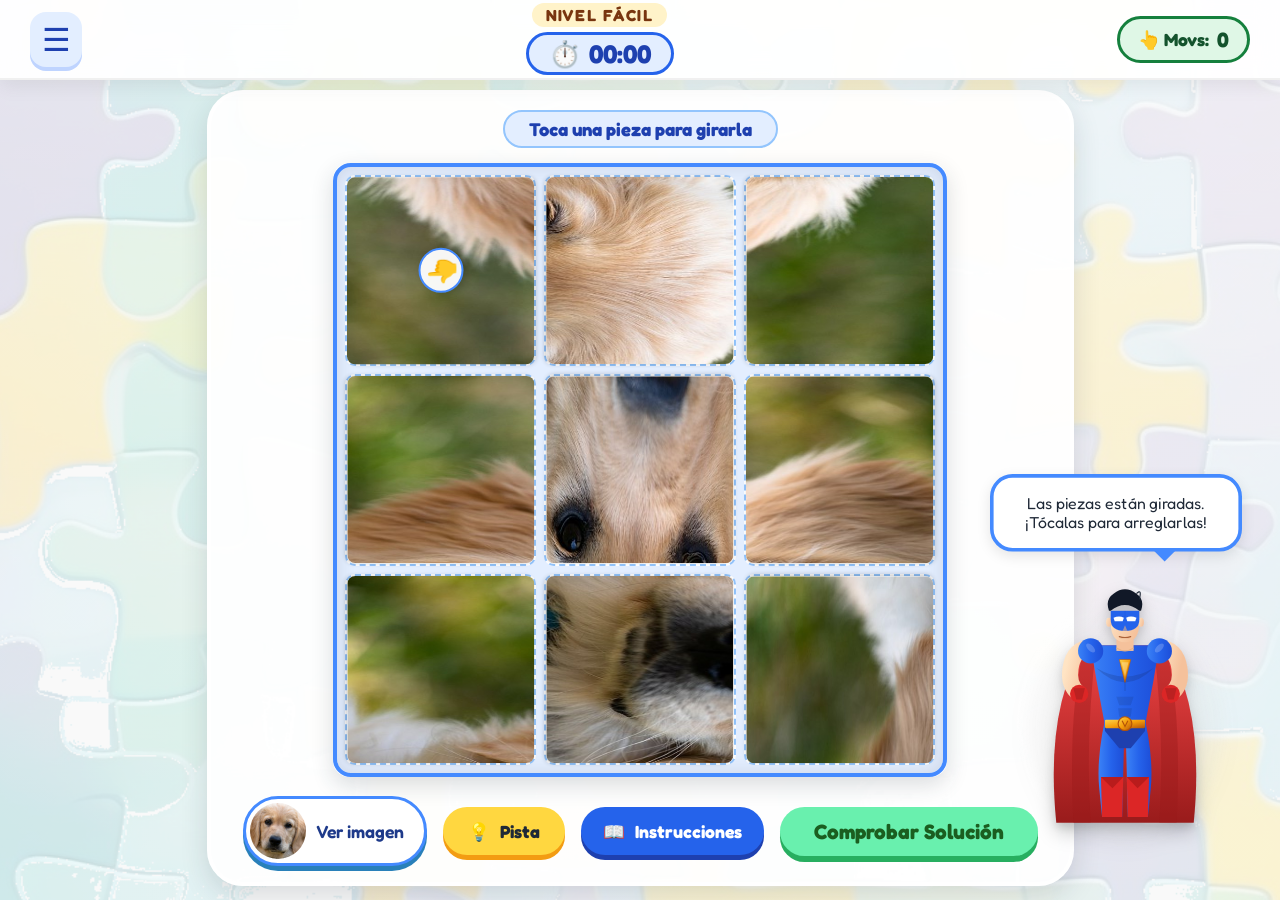
<file: juego.html>
<!DOCTYPE html>
<html lang="es">

<head>
    <meta charset="UTF-8">
    <meta name="viewport" content="width=device-width, initial-scale=1.0">
    <title>Rompecabezas - Jugando</title>
    <link rel="stylesheet" href="css/styles.css">
    <link rel="preconnect" href="https://fonts.googleapis.com">
    <link rel="preconnect" href="https://fonts.gstatic.com" crossorigin>
    <link href="https://fonts.googleapis.com/css2?family=Fredoka:wght@400;600;700&display=swap" rel="stylesheet">
</head>

<body>
    <a href="#contenido-principal" class="skip-link">Saltar al contenido principal</a>
    <svg width="0" height="0" style="position: absolute; overflow: hidden;" aria-hidden="true">
        <defs>
            <linearGradient id="globalSuitGradient" x1="0%" y1="0%" x2="100%" y2="0%">
                <stop offset="0%" style="stop-color:#3B82F6;stop-opacity:1" />
                <stop offset="50%" style="stop-color:#2563EB;stop-opacity:1" />
                <stop offset="100%" style="stop-color:#1D4ED8;stop-opacity:1" />
            </linearGradient>
            <linearGradient id="globalCapeGradient" x1="50%" y1="0%" x2="50%" y2="100%">
                <stop offset="0%" style="stop-color:#EF4444;stop-opacity:1" />
                <stop offset="100%" style="stop-color:#991B1B;stop-opacity:1" />
            </linearGradient>
            <linearGradient id="globalSkinGradient" x1="0%" y1="0%" x2="100%" y2="50%">
                <stop offset="0%" style="stop-color:#FFE4C4;stop-opacity:1" />
                <stop offset="100%" style="stop-color:#F5C19B;stop-opacity:1" />
            </linearGradient>
            <linearGradient id="globalGoldGradient" x1="0%" y1="0%" x2="100%" y2="100%">
                <stop offset="0%" style="stop-color:#FCD34D;stop-opacity:1" />
                <stop offset="50%" style="stop-color:#F59E0B;stop-opacity:1" />
                <stop offset="100%" style="stop-color:#B45309;stop-opacity:1" />
            </linearGradient>
            <linearGradient id="globalMetalGradient" x1="0%" y1="0%" x2="100%" y2="100%">
                <stop offset="0%" style="stop-color:#E5E7EB;stop-opacity:1" />
                <stop offset="50%" style="stop-color:#9CA3AF;stop-opacity:1" />
                <stop offset="100%" style="stop-color:#4B5563;stop-opacity:1" />
            </linearGradient>
            <linearGradient id="globalBlueEye" x1="0%" y1="0%" x2="100%" y2="100%">
                <stop offset="0%" style="stop-color:#60A5FA;stop-opacity:1" />
                <stop offset="100%" style="stop-color:#2563EB;stop-opacity:1" />
            </linearGradient>
            <linearGradient id="globalDogFur" x1="0%" y1="0%" x2="100%" y2="100%">
                <stop offset="0%" style="stop-color:#F59E0B;stop-opacity:1" />
                <stop offset="100%" style="stop-color:#B45309;stop-opacity:1" />
            </linearGradient>
            <linearGradient id="globalAltSuit" x1="0%" y1="0%" x2="100%" y2="100%">
                <stop offset="0%" style="stop-color:#10B981;stop-opacity:1" />
                <stop offset="100%" style="stop-color:#047857;stop-opacity:1" />
            </linearGradient>
            <linearGradient id="globalAltCape" x1="0%" y1="0%" x2="100%" y2="100%">
                <stop offset="0%" style="stop-color:#8B5CF6;stop-opacity:1" />
                <stop offset="100%" style="stop-color:#5B21B6;stop-opacity:1" />
            </linearGradient>
            <linearGradient id="globalSkinGradientAlt" x1="0%" y1="0%" x2="100%" y2="50%">
                <stop offset="0%" style="stop-color:#FFE4C4;stop-opacity:1" />
                <stop offset="100%" style="stop-color:#F5C19B;stop-opacity:1" />
            </linearGradient>
        </defs>
    </svg>

    <header class="game-header-bar" role="banner">
        <h1 class="sr-only">Tablero del Rompecabezas</h1>

        <button id="btn-menu-toggle" class="btn-icon-menu" aria-label="Abrir menú de opciones" aria-expanded="false">
            <span class="hamburger-icon" style="font-size: 2rem;" aria-hidden="true">☰</span>
        </button>

        <div class="game-info-center">
            <h2 id="game-instruction" style="margin:0; font-size:1rem; color:#666; text-transform:uppercase;">Misión
            </h2>
            <div class="timer-badge">
                <span class="icon" aria-hidden="true">⏱️</span>
                <span class="sr-only">Tiempo:</span>
                <span id="timer">00:00</span>
            </div>
        </div>

        <div class="score-badge">
            <span aria-hidden="true">👆 Movs:</span><span class="sr-only">Movimientos:</span> <strong id="move-count">0</strong>
        </div>
    </header>

    <div id="side-menu-overlay" class="menu-overlay hidden" role="dialog" aria-modal="true" aria-labelledby="menu-title"
        aria-hidden="true">
        <div class="side-menu-panel">
            <div class="menu-header">
                <h3 id="menu-title">Opciones del Juego</h3>
                <button id="btn-menu-close" class="btn-close-menu"
                    style="background:none; border:none; font-size:1.5rem; cursor:pointer;"
                    aria-label="Cerrar menú">✕</button>
            </div>
            <nav class="menu-controls" aria-label="Opciones">
                <button id="btn-pause" class="btn-menu-item btn-pause" aria-label="Pausar juego">
                    <span aria-hidden="true">⏸️</span> Pausar Juego
                </button>
                <button id="btn-back-menu" class="btn-menu-item btn-back" aria-label="Volver a revisión">
                    <span aria-hidden="true">↩️</span> Volver a Revisión
                </button>
                <button id="btn-cancel-game" class="btn-menu-item btn-cancel-game" aria-label="Salir al menú principal">
                    <span aria-hidden="true">❌</span> Salir al Inicio
                </button>
            </nav>
        </div>
    </div>

    <main class="game-container game-layout-centered" id="contenido-principal" tabindex="-1">
        <section class="board-area" aria-labelledby="board-title">
            <h2 id="board-title" class="sr-only">Área de juego del rompecabezas</h2>

            <div class="board-topbar">
                <p id="board-instruction" class="board-instruction">Toca para girar, arrastra para mover</p>
                <button id="btn-tap-mode" class="btn-tap-mode hidden" type="button" aria-pressed="false">
                    <span aria-hidden="true">✋</span> Mover tocando
                </button>
            </div>

            <div id="game-workspace" class="game-workspace">
                <div id="puzzle-board" class="puzzle-board" role="grid"
                    aria-label="Tablero del rompecabezas. Usa las flechas para moverte entre las piezas"></div>
                <div id="scattered-layer" class="scattered-layer"></div>
            </div>

            <div class="game-controls-bottom">
                <button id="btn-reference" class="btn-reference" type="button" aria-haspopup="dialog"
                    aria-label="Ver la imagen de referencia en grande">
                    <img id="reference-thumb" src="" alt="">
                    <span>Ver imagen</span>
                </button>
                <button id="btn-help" class="btn-help" type="button" aria-label="Pedir pista">
                    <span aria-hidden="true">💡</span> Pista
                </button>
                <button id="btn-listen" class="btn-listen" type="button" aria-label="Escuchar las instrucciones del juego">
                    <span class="btn-listen-icon" aria-hidden="true">🔊</span>
                    <span class="btn-listen-label">Instrucciones</span>
                </button>
                <button id="btn-check" class="btn-check" aria-label="Comprobar solución">
                    Comprobar Solución
                </button>
            </div>
        </section>
    </main>

    <aside class="mascot-section game-mascot" role="complementary" aria-label="Asistente virtual del juego">
        <!-- Burbuja solo visual: lo que dice el asistente se anuncia por #screen-reader-announcer -->
        <div class="speech-bubble" id="mascot-text">
            ¡Prepárate para el desafío!
        </div>
        <div id="global-mascot-container" class="mascot-vector-container" aria-hidden="true">
            <svg viewBox="0 0 400 550" xmlns="http://www.w3.org/2000/svg" class="avatar-svg" aria-hidden="true">
                <path d="M130,140 Q60,250 80,450 L320,450 Q340,250 270,140 Z" fill="url(#globalCapeGradient)" />
                <path d="M130,140 Q100,250 110,450 L140,450 Q130,300 150,140 Z" fill="#991B1B" opacity="0.4" />
                <path d="M270,140 Q300,250 290,450 L260,450 Q270,300 250,140 Z" fill="#991B1B" opacity="0.4" />
                <g transform="translate(0, -10)">
                    <path d="M165,280 Q150,350 155,400 L160,450 L195,450 L198,330 L190,280 Z"
                        fill="url(#globalSuitGradient)" />
                    <path d="M235,280 Q250,350 245,400 L240,450 L205,450 L202,330 L210,280 Z"
                        fill="url(#globalSuitGradient)" />
                    <path d="M158,380 L197,380 L195,450 L160,450 Z" fill="#DC2626" />
                    <path d="M158,380 L178,400 L197,380" fill="#B91C1C" />
                    <path d="M242,380 L203,380 L205,450 L240,450 Z" fill="#DC2626" />
                    <path d="M242,380 L222,400 L203,380" fill="#B91C1C" />
                </g>
                <path d="M165,270 L235,270 L235,290 L210,320 L190,320 L165,290 Z" fill="#1E40AF" />
                <path d="M140,140 L260,140 L250,200 L235,280 L165,280 L150,200 Z" fill="url(#globalSuitGradient)" />
                <path d="M150,180 Q200,210 250,180 Q200,230 150,180" fill="#172554" opacity="0.2" />
                <path d="M200,180 L200,220" stroke="#172554" stroke-width="2" opacity="0.2" />
                <path d="M185,230 L215,230 L210,245 L190,245 Z" fill="#172554" opacity="0.15" />
                <path d="M188,250 L212,250 L210,265 L190,265 Z" fill="#172554" opacity="0.15" />
                <rect x="165" y="270" width="70" height="15" fill="url(#globalGoldGradient)" rx="2" />
                <circle cx="200" cy="277" r="12" fill="url(#globalGoldGradient)" stroke="#B45309" stroke-width="2" />
                <path d="M195,272 L200,282 L205,272" fill="none" stroke="#B45309" stroke-width="2" />
                <path d="M140,145 Q110,145 105,180 Q100,210 120,225" fill="none" stroke="url(#globalSkinGradient)"
                    stroke-width="28" stroke-linecap="round" />
                <circle cx="140" cy="150" r="22" fill="url(#globalSuitGradient)" />
                <path d="M260,145 Q290,145 295,180 Q300,210 280,225" fill="none" stroke="url(#globalSkinGradient)"
                    stroke-width="28" stroke-linecap="round" />
                <circle cx="260" cy="150" r="22" fill="url(#globalSuitGradient)" />
                <circle cx="120" cy="225" r="16" fill="#DC2626" />
                <circle cx="280" cy="225" r="16" fill="#DC2626" />
                <path d="M110,215 L130,215 L125,235 L115,235 Z" fill="#991B1B" opacity="0.5" />
                <path d="M270,215 L290,215 L285,235 L275,235 Z" fill="#991B1B" opacity="0.5" />
                <path d="M185,130 L215,130 L215,150 L185,150 Z" fill="#F5C19B" />
                <path d="M185,145 Q200,155 215,145" fill="none" stroke="#E5B085" stroke-width="2" />
                <path d="M175,80 L225,80 L225,100 Q225,135 200,135 Q175,135 175,100 Z"
                    fill="url(#globalSkinGradient)" />
                <ellipse cx="172" cy="100" rx="5" ry="8" fill="url(#globalSkinGradient)" />
                <ellipse cx="228" cy="100" rx="5" ry="8" fill="url(#globalSkinGradient)" />
                <path d="M175,80 L225,80 L225,95 Q225,115 200,115 Q175,115 175,95 Z" fill="#2563EB" />
                <path d="M200,80 L200,90 L185,90" fill="none" stroke="#1D4ED8" stroke-width="1" opacity="0.5" />
                <path d="M180,92 Q190,88 198,92 L196,98 L182,98 Z" fill="white" />
                <path d="M202,92 Q210,88 220,92 L218,98 L204,98 Z" fill="white" />
                <path d="M200,105 L196,115 L204,115 Z" fill="#E5B085" opacity="0.6" />
                <path d="M190,125 Q200,128 210,125" fill="none" stroke="#A85D36" stroke-width="2"
                    stroke-linecap="round" />
                <path d="M192,128 L208,128" fill="none" stroke="#D69E76" stroke-width="1" opacity="0.5" />
                <path d="M172,80 Q165,60 180,50 Q200,35 220,50 Q235,60 228,80 L225,80 Q200,60 175,80 Z"
                    fill="#111827" />
                <path d="M220,50 Q230,40 225,60" fill="none" stroke="#1F2937" stroke-width="2" />
                <path d="M190,165 L210,165 L200,205 Z" fill="url(#globalGoldGradient)" stroke="#B45309"
                    stroke-width="1" />
                <path d="M194,170 L206,170 L200,195 Z" fill="#FEF3C7" opacity="0.4" />
                <ellipse cx="260" cy="145" rx="10" ry="5" fill="white" opacity="0.2" transform="rotate(-45 260 145)" />
                <ellipse cx="140" cy="145" rx="10" ry="5" fill="white" opacity="0.2" transform="rotate(45 140 145)" />
            </svg>
        </div>
    </aside>

    <!-- Aviso visual de poco tiempo (modo cronometrado); el lector de pantalla lo recibe por la región aria-live -->
    <div id="time-warning" class="time-warning hidden" aria-hidden="true">
        <span>⏰</span> <span class="time-warning-text"></span>
    </div>

    <div id="reference-overlay" class="reference-overlay hidden" aria-hidden="true">
        <div id="reference-dialog" class="reference-dialog" role="dialog" aria-modal="true"
            aria-labelledby="reference-title" tabindex="-1">
            <h2 id="reference-title">Así debe quedar</h2>
            <img id="reference-full" src="" alt="Imagen de referencia del rompecabezas completo">
            <button id="btn-reference-close" class="btn btn-large btn-save" type="button">Cerrar</button>
        </div>
    </div>

    <div id="pause-overlay" class="game-overlay hidden" aria-hidden="true">
        <div class="game-dialog" role="dialog" aria-modal="true" aria-labelledby="pause-title"
            aria-describedby="pause-description" tabindex="-1">
            <h2 id="pause-title"><span aria-hidden="true">⏸️</span> Juego en pausa</h2>
            <p id="pause-description">El tiempo está detenido. Descansa y sigue cuando quieras.</p>
            <button id="btn-resume" class="btn btn-large btn-save" type="button">Continuar</button>
        </div>
    </div>

    <div id="timeout-overlay" class="game-overlay hidden" aria-hidden="true">
        <div class="game-dialog" role="dialog" aria-modal="true" aria-labelledby="timeout-title"
            aria-describedby="timeout-description" tabindex="-1">
            <h2 id="timeout-title"><span aria-hidden="true">⏰</span> ¡Se acabó el tiempo!</h2>
            <p id="timeout-description">
                <span id="timeout-summary">¡Buen trabajo!</span>
                ¿Quieres intentarlo otra vez?
            </p>
            <div class="modal-actions">
                <button id="btn-timeout-retry" class="btn btn-large btn-save" type="button">Reintentar</button>
                <button id="btn-timeout-other" class="btn btn-large btn-primary" type="button">Elegir otra imagen</button>
                <button id="btn-timeout-menu" class="btn btn-large btn-return" type="button">Volver al menú</button>
            </div>
        </div>
    </div>

    <div id="exit-overlay" class="game-overlay hidden" aria-hidden="true">
        <div class="game-dialog" role="dialog" aria-modal="true" aria-labelledby="exit-title"
            aria-describedby="exit-description" tabindex="-1">
            <h2 id="exit-title">¿Salir del juego?</h2>
            <p id="exit-description">Si sales ahora, perderás el avance de este rompecabezas.</p>
            <div class="modal-actions">
                <button id="btn-exit-confirm" class="dialog-btn dialog-btn-red" type="button">Salir</button>
                <button id="btn-exit-cancel" class="dialog-btn dialog-btn-blue" type="button">Cancelar</button>
            </div>
        </div>
    </div>

    <div id="victory-modal" class="modal-overlay hidden" role="dialog" aria-modal="true" aria-labelledby="victory-title"
        aria-describedby="victory-description" aria-hidden="true">
        <div class="victory-content">
            <h2 id="victory-title" class="victory-title" tabindex="-1">
                <span class="victory-title-main">¡Felicidades!</span>
                <span class="victory-title-sub">Completaste el Rompecabezas</span>
            </h2>

            <!-- Anillo decorativo: si la imagen no carga, el contenedor muestra un anillo hecho con CSS -->
            <div id="victory-ring" class="victory-ring" aria-hidden="true">
                <img src="assets/images/anillo.png" alt="">
            </div>

            <ul id="victory-description" class="victory-stats" aria-label="Resultados de la partida">
                <li class="victory-pill pill-red">
                    <span class="pill-label">Tiempo Completado</span>
                    <strong id="final-time" class="pill-value">00:00</strong>
                </li>
                <li class="victory-pill pill-green">
                    <span class="pill-label">Puntos Obtenidos</span>
                    <strong id="final-score" class="pill-value">0</strong>
                </li>
                <li class="victory-pill pill-blue">
                    <span class="pill-label">Dificultad / Tamaño</span>
                    <strong id="final-difficulty" class="pill-value">Fácil</strong>
                </li>
            </ul>

            <div class="victory-actions">
                <button id="btn-replay" class="victory-btn vbtn-green" type="button">Jugar de Nuevo</button>
                <button id="btn-other-image" class="victory-btn vbtn-blue" type="button">Seleccionar
                    Rompecabezas</button>
                <button id="btn-menu" class="victory-btn vbtn-red" type="button">Regresar</button>
            </div>

            <div class="victory-mascot">
                <p class="speech-bubble victory-bubble">¡Lo lograste! ¡Eres un campeón!</p>
                <div id="victory-mascot-container" class="mascot-vector-container" aria-hidden="true"></div>
            </div>
        </div>
    </div>

    <div id="screen-reader-announcer" class="sr-only" role="status" aria-live="assertive" aria-atomic="true"></div>

    <script src="js/juego.js"></script>
</body>

</html>
</file>
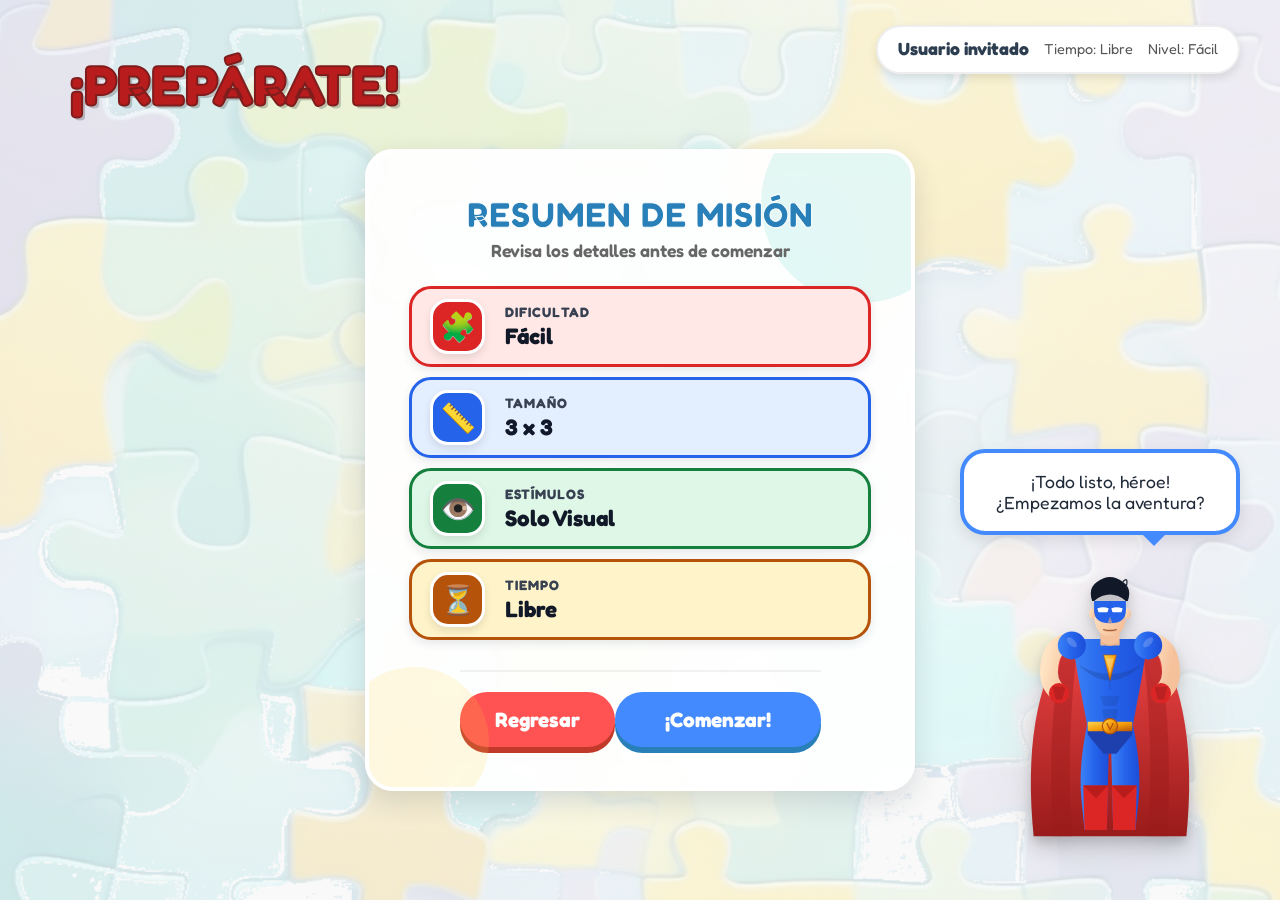
<file: revision.html>
<!DOCTYPE html>
<html lang="es">

<head>
    <meta charset="UTF-8">
    <meta name="viewport" content="width=device-width, initial-scale=1.0">
    <title>Rompecabezas - Prepárate</title>
    <link rel="stylesheet" href="css/styles.css">
    <link rel="preconnect" href="https://fonts.googleapis.com">
    <link rel="preconnect" href="https://fonts.gstatic.com" crossorigin>
    <link href="https://fonts.googleapis.com/css2?family=Fredoka:wght@400;600;700&display=swap" rel="stylesheet">
</head>

<body>
    <a href="#contenido-principal" class="skip-link">Saltar al contenido principal</a>
    <svg width="0" height="0" style="position: absolute; overflow: hidden;" aria-hidden="true">
        <defs>
            <linearGradient id="globalSuitGradient" x1="0%" y1="0%" x2="100%" y2="0%">
                <stop offset="0%" style="stop-color:#3B82F6;stop-opacity:1" />
                <stop offset="50%" style="stop-color:#2563EB;stop-opacity:1" />
                <stop offset="100%" style="stop-color:#1D4ED8;stop-opacity:1" />
            </linearGradient>
            <linearGradient id="globalCapeGradient" x1="50%" y1="0%" x2="50%" y2="100%">
                <stop offset="0%" style="stop-color:#EF4444;stop-opacity:1" />
                <stop offset="100%" style="stop-color:#991B1B;stop-opacity:1" />
            </linearGradient>
            <linearGradient id="globalSkinGradient" x1="0%" y1="0%" x2="100%" y2="50%">
                <stop offset="0%" style="stop-color:#FFE4C4;stop-opacity:1" />
                <stop offset="100%" style="stop-color:#F5C19B;stop-opacity:1" />
            </linearGradient>
            <linearGradient id="globalGoldGradient" x1="0%" y1="0%" x2="100%" y2="100%">
                <stop offset="0%" style="stop-color:#FCD34D;stop-opacity:1" />
                <stop offset="50%" style="stop-color:#F59E0B;stop-opacity:1" />
                <stop offset="100%" style="stop-color:#B45309;stop-opacity:1" />
            </linearGradient>
            <linearGradient id="globalMetalGradient" x1="0%" y1="0%" x2="100%" y2="100%">
                <stop offset="0%" style="stop-color:#E5E7EB;stop-opacity:1" />
                <stop offset="50%" style="stop-color:#9CA3AF;stop-opacity:1" />
                <stop offset="100%" style="stop-color:#4B5563;stop-opacity:1" />
            </linearGradient>
            <linearGradient id="globalBlueEye" x1="0%" y1="0%" x2="100%" y2="100%">
                <stop offset="0%" style="stop-color:#60A5FA;stop-opacity:1" />
                <stop offset="100%" style="stop-color:#2563EB;stop-opacity:1" />
            </linearGradient>
            <linearGradient id="globalDogFur" x1="0%" y1="0%" x2="100%" y2="100%">
                <stop offset="0%" style="stop-color:#F59E0B;stop-opacity:1" />
                <stop offset="100%" style="stop-color:#B45309;stop-opacity:1" />
            </linearGradient>
            <linearGradient id="globalAltSuit" x1="0%" y1="0%" x2="100%" y2="100%">
                <stop offset="0%" style="stop-color:#10B981;stop-opacity:1" />
                <stop offset="100%" style="stop-color:#047857;stop-opacity:1" />
            </linearGradient>
            <linearGradient id="globalAltCape" x1="0%" y1="0%" x2="100%" y2="100%">
                <stop offset="0%" style="stop-color:#8B5CF6;stop-opacity:1" />
                <stop offset="100%" style="stop-color:#5B21B6;stop-opacity:1" />
            </linearGradient>
            <linearGradient id="globalSkinGradientAlt" x1="0%" y1="0%" x2="100%" y2="50%">
                <stop offset="0%" style="stop-color:#FFE4C4;stop-opacity:1" />
                <stop offset="100%" style="stop-color:#F5C19B;stop-opacity:1" />
            </linearGradient>
        </defs>
    </svg>

    <div class="user-info-panel" aria-hidden="true">
        <div class="info-item"><strong>Usuario invitado</strong></div>
        <div class="info-item">Tiempo: <span id="user-time-display">--</span></div>
        <div class="info-item">Nivel: <span id="user-level-display">--</span></div>
    </div>

    <main class="game-container" id="contenido-principal" tabindex="-1">
        <section id="review-screen" class="screen-section active" aria-labelledby="titulo-revision">
            <h1 id="titulo-revision" class="settings-title">¡Prepárate!</h1>

            <div class="review-layout">
                <div class="review-header">
                    <h2>Resumen de Misión</h2>
                    <p>Revisa los detalles antes de comenzar</p>
                </div>

                <div class="review-card" role="group" aria-label="Configuración del juego">
                    <div class="review-item" role="group" aria-label="Dificultad del juego">
                        <div class="review-icon" aria-hidden="true">🧩</div>
                        <div class="review-content">
                            <span class="review-label" id="label-difficulty">Dificultad</span>
                            <span class="review-value" id="summary-difficulty"
                                aria-labelledby="label-difficulty">Cargando...</span>
                        </div>
                    </div>

                    <div class="review-item" role="group" aria-label="Tamaño del tablero">
                        <div class="review-icon" aria-hidden="true">📏</div>
                        <div class="review-content">
                            <span class="review-label" id="label-size">Tamaño</span>
                            <span class="review-value" id="summary-size" aria-labelledby="label-size">Cargando...</span>
                        </div>
                    </div>

                    <div class="review-item" role="group" aria-label="Tipo de estímulos">
                        <div class="review-icon" aria-hidden="true">👁️</div>
                        <div class="review-content">
                            <span class="review-label" id="label-stimuli">Estímulos</span>
                            <span class="review-value" id="summary-stimuli"
                                aria-labelledby="label-stimuli">Cargando...</span>
                        </div>
                    </div>

                    <div class="review-item" role="group" aria-label="Límite de tiempo">
                        <div class="review-icon" aria-hidden="true">⏳</div>
                        <div class="review-content">
                            <span class="review-label" id="label-time">Tiempo</span>
                            <span class="review-value" id="summary-time" aria-labelledby="label-time">Cargando...</span>
                        </div>
                    </div>
                </div>

                <div class="settings-actions">
                    <button type="button" class="btn-large btn-cancel" id="btn-back"
                        aria-label="Regresar al menú principal">Regresar</button>
                    <button type="button" class="btn-large btn-save" id="btn-start"
                        aria-label="Comenzar a jugar">¡Comenzar!</button>
                </div>
            </div>
        </section>
    </main>

    <aside class="mascot-section" role="complementary" aria-label="Asistente virtual del juego">
        <div class="speech-bubble" id="mascot-text" role="status" aria-live="polite"
            aria-label="Mensaje del asistente: ¡Todo listo, héroe! ¿Empezamos la aventura?">
            ¡Todo listo, héroe! ¿Empezamos la aventura?
        </div>
        <div id="global-mascot-container" class="mascot-vector-container" aria-hidden="true">
            <svg viewBox="0 0 400 550" xmlns="http://www.w3.org/2000/svg" class="avatar-svg" aria-hidden="true">
                <path d="M130,140 Q60,250 80,450 L320,450 Q340,250 270,140 Z" fill="url(#globalCapeGradient)" />
                <path d="M130,140 Q100,250 110,450 L140,450 Q130,300 150,140 Z" fill="#991B1B" opacity="0.4" />
                <path d="M270,140 Q300,250 290,450 L260,450 Q270,300 250,140 Z" fill="#991B1B" opacity="0.4" />
                <g transform="translate(0, -10)">
                    <path d="M165,280 Q150,350 155,400 L160,450 L195,450 L198,330 L190,280 Z"
                        fill="url(#globalSuitGradient)" />
                    <path d="M235,280 Q250,350 245,400 L240,450 L205,450 L202,330 L210,280 Z"
                        fill="url(#globalSuitGradient)" />
                    <path d="M158,380 L197,380 L195,450 L160,450 Z" fill="#DC2626" />
                    <path d="M158,380 L178,400 L197,380" fill="#B91C1C" />
                    <path d="M242,380 L203,380 L205,450 L240,450 Z" fill="#DC2626" />
                    <path d="M242,380 L222,400 L203,380" fill="#B91C1C" />
                </g>
                <path d="M165,270 L235,270 L235,290 L210,320 L190,320 L165,290 Z" fill="#1E40AF" />
                <path d="M140,140 L260,140 L250,200 L235,280 L165,280 L150,200 Z" fill="url(#globalSuitGradient)" />
                <path d="M150,180 Q200,210 250,180 Q200,230 150,180" fill="#172554" opacity="0.2" />
                <path d="M200,180 L200,220" stroke="#172554" stroke-width="2" opacity="0.2" />
                <path d="M185,230 L215,230 L210,245 L190,245 Z" fill="#172554" opacity="0.15" />
                <path d="M188,250 L212,250 L210,265 L190,265 Z" fill="#172554" opacity="0.15" />
                <rect x="165" y="270" width="70" height="15" fill="url(#globalGoldGradient)" rx="2" />
                <circle cx="200" cy="277" r="12" fill="url(#globalGoldGradient)" stroke="#B45309" stroke-width="2" />
                <path d="M195,272 L200,282 L205,272" fill="none" stroke="#B45309" stroke-width="2" />
                <path d="M140,145 Q110,145 105,180 Q100,210 120,225" fill="none" stroke="url(#globalSkinGradient)"
                    stroke-width="28" stroke-linecap="round" />
                <circle cx="140" cy="150" r="22" fill="url(#globalSuitGradient)" />
                <path d="M260,145 Q290,145 295,180 Q300,210 280,225" fill="none" stroke="url(#globalSkinGradient)"
                    stroke-width="28" stroke-linecap="round" />
                <circle cx="260" cy="150" r="22" fill="url(#globalSuitGradient)" />
                <circle cx="120" cy="225" r="16" fill="#DC2626" />
                <circle cx="280" cy="225" r="16" fill="#DC2626" />
                <path d="M110,215 L130,215 L125,235 L115,235 Z" fill="#991B1B" opacity="0.5" />
                <path d="M270,215 L290,215 L285,235 L275,235 Z" fill="#991B1B" opacity="0.5" />
                <path d="M185,130 L215,130 L215,150 L185,150 Z" fill="#F5C19B" />
                <path d="M185,145 Q200,155 215,145" fill="none" stroke="#E5B085" stroke-width="2" />
                <path d="M175,80 L225,80 L225,100 Q225,135 200,135 Q175,135 175,100 Z"
                    fill="url(#globalSkinGradient)" />
                <ellipse cx="172" cy="100" rx="5" ry="8" fill="url(#globalSkinGradient)" />
                <ellipse cx="228" cy="100" rx="5" ry="8" fill="url(#globalSkinGradient)" />
                <path d="M175,80 L225,80 L225,95 Q225,115 200,115 Q175,115 175,95 Z" fill="#2563EB" />
                <path d="M200,80 L200,90 L185,90" fill="none" stroke="#1D4ED8" stroke-width="1" opacity="0.5" />
                <path d="M180,92 Q190,88 198,92 L196,98 L182,98 Z" fill="white" />
                <path d="M202,92 Q210,88 220,92 L218,98 L204,98 Z" fill="white" />
                <path d="M200,105 L196,115 L204,115 Z" fill="#E5B085" opacity="0.6" />
                <path d="M190,125 Q200,128 210,125" fill="none" stroke="#A85D36" stroke-width="2"
                    stroke-linecap="round" />
                <path d="M192,128 L208,128" fill="none" stroke="#D69E76" stroke-width="1" opacity="0.5" />
                <path d="M172,80 Q165,60 180,50 Q200,35 220,50 Q235,60 228,80 L225,80 Q200,60 175,80 Z"
                    fill="#111827" />
                <path d="M220,50 Q230,40 225,60" fill="none" stroke="#1F2937" stroke-width="2" />
                <path d="M190,165 L210,165 L200,205 Z" fill="url(#globalGoldGradient)" stroke="#B45309"
                    stroke-width="1" />
                <path d="M194,170 L206,170 L200,195 Z" fill="#FEF3C7" opacity="0.4" />
                <ellipse cx="260" cy="145" rx="10" ry="5" fill="white" opacity="0.2" transform="rotate(-45 260 145)" />
                <ellipse cx="140" cy="145" rx="10" ry="5" fill="white" opacity="0.2" transform="rotate(45 140 145)" />
            </svg>
        </div>
    </aside>

    <script src="js/revision.js"></script>
</body>

</html>
</file>
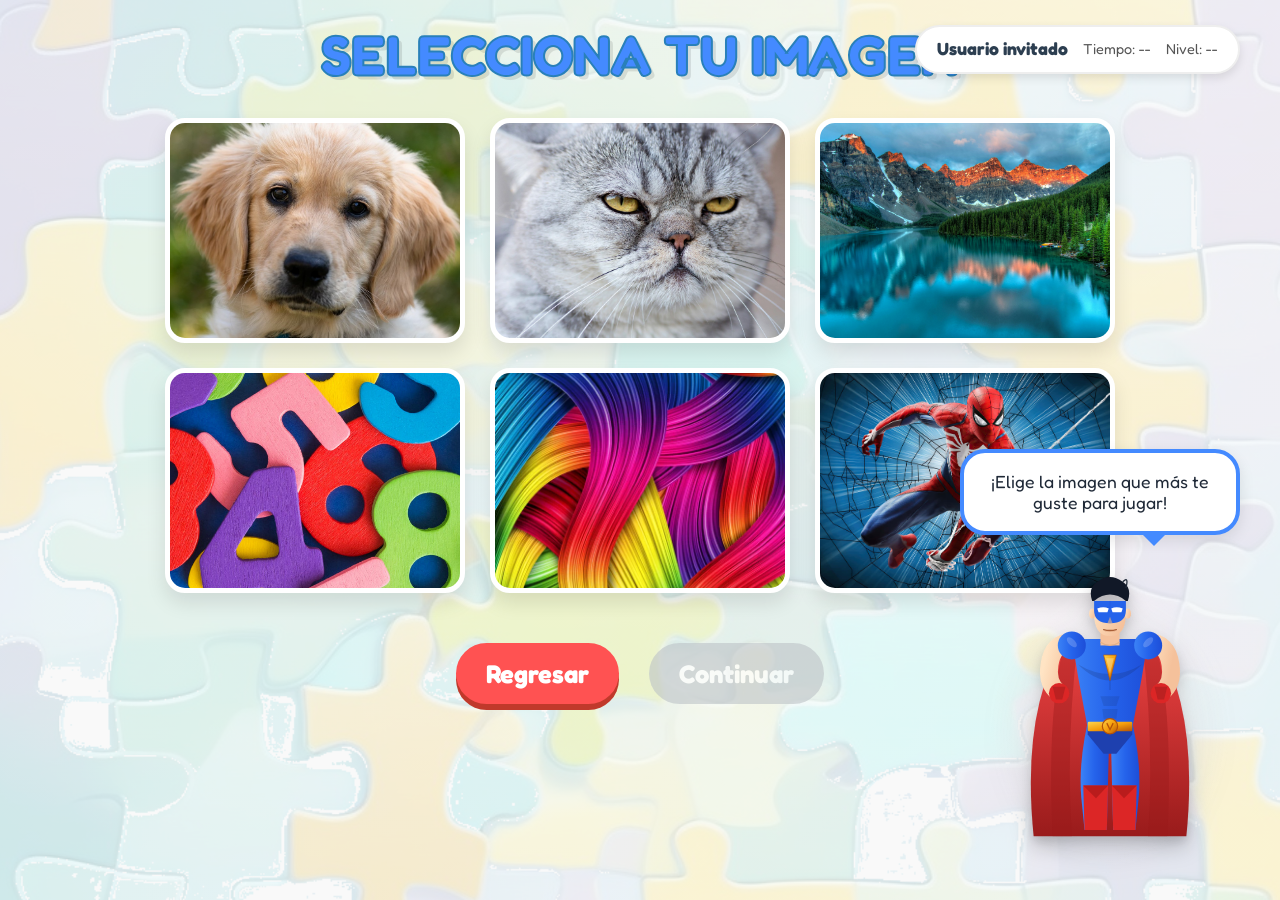
<file: seleccion.html>
<!DOCTYPE html>
<html lang="es">

<head>
    <meta charset="UTF-8">
    <meta name="viewport" content="width=device-width, initial-scale=1.0">
    <title>Rompecabezas - Selección de Imagen</title>
    <link rel="stylesheet" href="css/styles.css">
    <link rel="preconnect" href="https://fonts.googleapis.com">
    <link rel="preconnect" href="https://fonts.gstatic.com" crossorigin>
    <link href="https://fonts.googleapis.com/css2?family=Fredoka:wght@400;600;700&display=swap" rel="stylesheet">
</head>

<body>
    <a href="#contenido-principal" class="skip-link">Saltar al contenido principal</a>

    <svg width="0" height="0" style="position: absolute; overflow: hidden;" aria-hidden="true">
        <defs>
            <symbol id="icon-check" viewBox="0 0 24 24">
                <path fill="currentColor" d="M9 16.17L4.83 12l-1.42 1.41L9 19 21 7l-1.41-1.41z" />
            </symbol>
            <linearGradient id="globalSuitGradient" x1="0%" y1="0%" x2="100%" y2="0%">
                <stop offset="0%" style="stop-color:#3B82F6;stop-opacity:1" />
                <stop offset="50%" style="stop-color:#2563EB;stop-opacity:1" />
                <stop offset="100%" style="stop-color:#1D4ED8;stop-opacity:1" />
            </linearGradient>
            <linearGradient id="globalCapeGradient" x1="50%" y1="0%" x2="50%" y2="100%">
                <stop offset="0%" style="stop-color:#EF4444;stop-opacity:1" />
                <stop offset="100%" style="stop-color:#991B1B;stop-opacity:1" />
            </linearGradient>
            <linearGradient id="globalSkinGradient" x1="0%" y1="0%" x2="100%" y2="50%">
                <stop offset="0%" style="stop-color:#FFE4C4;stop-opacity:1" />
                <stop offset="100%" style="stop-color:#F5C19B;stop-opacity:1" />
            </linearGradient>
            <linearGradient id="globalGoldGradient" x1="0%" y1="0%" x2="100%" y2="100%">
                <stop offset="0%" style="stop-color:#FCD34D;stop-opacity:1" />
                <stop offset="50%" style="stop-color:#F59E0B;stop-opacity:1" />
                <stop offset="100%" style="stop-color:#B45309;stop-opacity:1" />
            </linearGradient>
            <linearGradient id="globalMetalGradient" x1="0%" y1="0%" x2="100%" y2="100%">
                <stop offset="0%" style="stop-color:#E5E7EB;stop-opacity:1" />
                <stop offset="50%" style="stop-color:#9CA3AF;stop-opacity:1" />
                <stop offset="100%" style="stop-color:#4B5563;stop-opacity:1" />
            </linearGradient>
            <linearGradient id="globalBlueEye" x1="0%" y1="0%" x2="100%" y2="100%">
                <stop offset="0%" style="stop-color:#60A5FA;stop-opacity:1" />
                <stop offset="100%" style="stop-color:#2563EB;stop-opacity:1" />
            </linearGradient>
            <linearGradient id="globalDogFur" x1="0%" y1="0%" x2="100%" y2="100%">
                <stop offset="0%" style="stop-color:#F59E0B;stop-opacity:1" />
                <stop offset="100%" style="stop-color:#B45309;stop-opacity:1" />
            </linearGradient>
            <linearGradient id="globalAltSuit" x1="0%" y1="0%" x2="100%" y2="100%">
                <stop offset="0%" style="stop-color:#10B981;stop-opacity:1" />
                <stop offset="100%" style="stop-color:#047857;stop-opacity:1" />
            </linearGradient>
            <linearGradient id="globalAltCape" x1="0%" y1="0%" x2="100%" y2="100%">
                <stop offset="0%" style="stop-color:#8B5CF6;stop-opacity:1" />
                <stop offset="100%" style="stop-color:#5B21B6;stop-opacity:1" />
            </linearGradient>
            <linearGradient id="globalSkinGradientAlt" x1="0%" y1="0%" x2="100%" y2="50%">
                <stop offset="0%" style="stop-color:#FFE4C4;stop-opacity:1" />
                <stop offset="100%" style="stop-color:#F5C19B;stop-opacity:1" />
            </linearGradient>
        </defs>
    </svg>

    <div class="user-info-panel" aria-hidden="true">
        <div class="info-item"><strong>Usuario invitado</strong></div>
        <div class="info-item">Tiempo: <span id="user-time-display">--</span></div>
        <div class="info-item">Nivel: <span id="user-level-display">--</span></div>
    </div>

    <main class="game-container centered-layout" id="contenido-principal" tabindex="-1">

        <header class="page-header">
            <h1 class="title-cartoon">Selecciona tu imagen</h1>
        </header>

        <section class="selection-grid" aria-labelledby="titulo-galeria">
            <h2 id="titulo-galeria" class="sr-only">Galería de imágenes disponibles</h2>

            <button class="image-card" data-img-url="assets/images/perro.jpg" aria-label="Imagen de un perrito"
                aria-pressed="false">
                <img src="assets/images/perro.jpg" alt="Perrito" loading="lazy">
                <div class="selection-overlay" aria-hidden="true">
                    <svg class="check-icon" aria-hidden="true">
                        <use xlink:href="#icon-check"></use>
                    </svg>
                </div>
                <div class="card-label">Perrito</div>
            </button>

            <button class="image-card" data-img-url="assets/images/gato.jpg" aria-label="Imagen de un gatito"
                aria-pressed="false">
                <img src="assets/images/gato.jpg" alt="Gatito" loading="lazy">
                <div class="selection-overlay" aria-hidden="true">
                    <svg class="check-icon" aria-hidden="true">
                        <use xlink:href="#icon-check"></use>
                    </svg>
                </div>
                <div class="card-label">Gatito</div>
            </button>

            <button class="image-card" data-img-url="assets/images/paisaje.jpg" aria-label="Imagen de un paisaje"
                aria-pressed="false">
                <img src="assets/images/paisaje.jpg" alt="Paisaje" loading="lazy">
                <div class="selection-overlay" aria-hidden="true">
                    <svg class="check-icon" aria-hidden="true">
                        <use xlink:href="#icon-check"></use>
                    </svg>
                </div>
                <div class="card-label">Paisaje</div>
            </button>

            <button class="image-card" data-img-url="assets/images/numeros.png" aria-label="Imagen de números"
                aria-pressed="false">
                <img src="assets/images/numeros.png" alt="Números" loading="lazy">
                <div class="selection-overlay" aria-hidden="true">
                    <svg class="check-icon" aria-hidden="true">
                        <use xlink:href="#icon-check"></use>
                    </svg>
                </div>
                <div class="card-label">Números</div>
            </button>

            <button class="image-card" data-img-url="assets/images/colores.jpg" aria-label="Imagen de colores"
                aria-pressed="false">
                <img src="assets/images/colores.jpg" alt="Colores" loading="lazy">
                <div class="selection-overlay" aria-hidden="true">
                    <svg class="check-icon" aria-hidden="true">
                        <use xlink:href="#icon-check"></use>
                    </svg>
                </div>
                <div class="card-label">Colores</div>
            </button>

            <button class="image-card" data-img-url="assets/images/heroe.jpg" aria-label="Imagen de un héroe"
                aria-pressed="false">
                <img src="assets/images/heroe.jpg" alt="Héroe" loading="lazy">
                <div class="selection-overlay" aria-hidden="true">
                    <svg class="check-icon" aria-hidden="true">
                        <use xlink:href="#icon-check"></use>
                    </svg>
                </div>
                <div class="card-label">Héroe</div>
            </button>
        </section>

        <div class="actions-container">
            <button class="btn btn-large btn-return" id="btn-back" aria-label="Regresar">Regresar</button>
            <button id="btn-continue" class="btn btn-large btn-primary" disabled aria-disabled="true"
                aria-label="Continuar al juego">
                Continuar
            </button>
        </div>

    </main>

    <aside class="mascot-section" role="complementary" aria-label="Asistente virtual del juego">
        <div class="speech-bubble" id="mascot-text" role="status" aria-live="polite"
            aria-label="Mensaje del asistente: ¡Elige la imagen que más te guste para jugar!">
            ¡Elige la imagen que más te guste para jugar!
        </div>
        <div id="global-mascot-container" class="mascot-vector-container" aria-hidden="true">
            <svg viewBox="0 0 400 550" xmlns="http://www.w3.org/2000/svg" class="avatar-svg" aria-hidden="true">
                <path d="M130,140 Q60,250 80,450 L320,450 Q340,250 270,140 Z" fill="url(#globalCapeGradient)" />
                <path d="M130,140 Q100,250 110,450 L140,450 Q130,300 150,140 Z" fill="#991B1B" opacity="0.4" />
                <path d="M270,140 Q300,250 290,450 L260,450 Q270,300 250,140 Z" fill="#991B1B" opacity="0.4" />
                <g transform="translate(0, -10)">
                    <path d="M165,280 Q150,350 155,400 L160,450 L195,450 L198,330 L190,280 Z"
                        fill="url(#globalSuitGradient)" />
                    <path d="M235,280 Q250,350 245,400 L240,450 L205,450 L202,330 L210,280 Z"
                        fill="url(#globalSuitGradient)" />
                    <path d="M158,380 L197,380 L195,450 L160,450 Z" fill="#DC2626" />
                    <path d="M158,380 L178,400 L197,380" fill="#B91C1C" />
                    <path d="M242,380 L203,380 L205,450 L240,450 Z" fill="#DC2626" />
                    <path d="M242,380 L222,400 L203,380" fill="#B91C1C" />
                </g>
                <path d="M165,270 L235,270 L235,290 L210,320 L190,320 L165,290 Z" fill="#1E40AF" />
                <path d="M140,140 L260,140 L250,200 L235,280 L165,280 L150,200 Z" fill="url(#globalSuitGradient)" />
                <path d="M150,180 Q200,210 250,180 Q200,230 150,180" fill="#172554" opacity="0.2" />
                <path d="M200,180 L200,220" stroke="#172554" stroke-width="2" opacity="0.2" />
                <path d="M185,230 L215,230 L210,245 L190,245 Z" fill="#172554" opacity="0.15" />
                <path d="M188,250 L212,250 L210,265 L190,265 Z" fill="#172554" opacity="0.15" />
                <rect x="165" y="270" width="70" height="15" fill="url(#globalGoldGradient)" rx="2" />
                <circle cx="200" cy="277" r="12" fill="url(#globalGoldGradient)" stroke="#B45309" stroke-width="2" />
                <path d="M195,272 L200,282 L205,272" fill="none" stroke="#B45309" stroke-width="2" />
                <path d="M140,145 Q110,145 105,180 Q100,210 120,225" fill="none" stroke="url(#globalSkinGradient)"
                    stroke-width="28" stroke-linecap="round" />
                <circle cx="140" cy="150" r="22" fill="url(#globalSuitGradient)" />
                <path d="M260,145 Q290,145 295,180 Q300,210 280,225" fill="none" stroke="url(#globalSkinGradient)"
                    stroke-width="28" stroke-linecap="round" />
                <circle cx="260" cy="150" r="22" fill="url(#globalSuitGradient)" />
                <circle cx="120" cy="225" r="16" fill="#DC2626" />
                <circle cx="280" cy="225" r="16" fill="#DC2626" />
                <path d="M110,215 L130,215 L125,235 L115,235 Z" fill="#991B1B" opacity="0.5" />
                <path d="M270,215 L290,215 L285,235 L275,235 Z" fill="#991B1B" opacity="0.5" />
                <path d="M185,130 L215,130 L215,150 L185,150 Z" fill="#F5C19B" />
                <path d="M185,145 Q200,155 215,145" fill="none" stroke="#E5B085" stroke-width="2" />
                <path d="M175,80 L225,80 L225,100 Q225,135 200,135 Q175,135 175,100 Z"
                    fill="url(#globalSkinGradient)" />
                <ellipse cx="172" cy="100" rx="5" ry="8" fill="url(#globalSkinGradient)" />
                <ellipse cx="228" cy="100" rx="5" ry="8" fill="url(#globalSkinGradient)" />
                <path d="M175,80 L225,80 L225,95 Q225,115 200,115 Q175,115 175,95 Z" fill="#2563EB" />
                <path d="M200,80 L200,90 L185,90" fill="none" stroke="#1D4ED8" stroke-width="1" opacity="0.5" />
                <path d="M180,92 Q190,88 198,92 L196,98 L182,98 Z" fill="white" />
                <path d="M202,92 Q210,88 220,92 L218,98 L204,98 Z" fill="white" />
                <path d="M200,105 L196,115 L204,115 Z" fill="#E5B085" opacity="0.6" />
                <path d="M190,125 Q200,128 210,125" fill="none" stroke="#A85D36" stroke-width="2"
                    stroke-linecap="round" />
                <path d="M192,128 L208,128" fill="none" stroke="#D69E76" stroke-width="1" opacity="0.5" />
                <path d="M172,80 Q165,60 180,50 Q200,35 220,50 Q235,60 228,80 L225,80 Q200,60 175,80 Z"
                    fill="#111827" />
                <path d="M220,50 Q230,40 225,60" fill="none" stroke="#1F2937" stroke-width="2" />
                <path d="M190,165 L210,165 L200,205 Z" fill="url(#globalGoldGradient)" stroke="#B45309"
                    stroke-width="1" />
                <path d="M194,170 L206,170 L200,195 Z" fill="#FEF3C7" opacity="0.4" />
                <ellipse cx="260" cy="145" rx="10" ry="5" fill="white" opacity="0.2" transform="rotate(-45 260 145)" />
                <ellipse cx="140" cy="145" rx="10" ry="5" fill="white" opacity="0.2" transform="rotate(45 140 145)" />
            </svg>
        </div>
    </aside>

    <script src="js/seleccion.js"></script>
</body>

</html>
</file>
<file: css/styles.css>
/* =========================================
   1. VARIABLES Y CONFIGURACIÓN BASE
   ========================================= */

:root {
  --red-primary: #ff5252;
  --red-dark: #c0392b;
  --blue-primary: #448aff;
  --blue-dark: #2980b9;
  --green-primary: #69f0ae;
  --green-dark: #27ae60;
  --yellow-primary: #ffd740;
  --yellow-dark: #f39c12;
  --text-color: #2c3e50;
  --font-stack: "Fredoka", "Segoe UI", sans-serif;
  --bg-color: #f0f4f8;
  --glass-bg: rgba(255, 255, 255, 0.92);
}

* {
  box-sizing: border-box;
  margin: 0;
  padding: 0;
}

body {
  font-family: var(--font-stack);
  height: 100vh;
  width: 100vw;
  overflow: hidden;
  display: flex;
  justify-content: center;
  align-items: center;
  background-color: var(--bg-color);
  /* Imagen de fondo con un velo blanco semitransparente encima para mantener el contraste del texto */
  background-image:
    linear-gradient(rgba(255, 255, 255, 0.4), rgba(255, 255, 255, 0.4)),
    url('../assets/images/Fondo.png');
  background-size: cover;
  background-position: center;
  background-attachment: fixed;
  background-repeat: no-repeat;
  position: relative;
}

/* Personalización del asistente: fondo propio, más oscuro, con un velo más fuerte */
body.page-asistente {
  background-image:
    linear-gradient(rgba(255, 255, 255, 0.55), rgba(255, 255, 255, 0.55)),
    url('../assets/images/FondoPersonaje.png');
}

/* =========================================
   2. ELEMENTOS GLOBALES DE UI
   ========================================= */

.user-info-panel {
  position: absolute;
  top: 25px;
  right: 40px;
  background: white;
  padding: 10px 20px;
  border-radius: 50px;
  box-shadow: 0 4px 10px rgba(0, 0, 0, 0.1);
  font-size: 0.9rem;
  color: #555;
  text-align: right;
  line-height: 1.4;
  border: 2px solid #eee;
  z-index: 100;
  display: flex;
  gap: 15px;
  align-items: center;
  transition: all 0.3s cubic-bezier(0.175, 0.885, 0.32, 1.275);
}

.user-info-panel strong {
  color: var(--text-color);
  font-size: 1.1rem;
}

.user-info-panel.highlight {
  transform: scale(1.1);
  box-shadow: 0 0 0 4px rgba(68, 138, 255, 0.2), 0 8px 20px rgba(0, 0, 0, 0.15);
  border-color: var(--blue-primary);
  background-color: #f0f8ff;
}

.game-header {
  position: absolute;
  top: 30px;
  left: 50px;
  text-align: left;
  z-index: 30;
  transition: opacity 0.3s ease;
}

.game-header h1 {
  font-size: 5rem;
  text-transform: uppercase;
  color: var(--red-dark);
  -webkit-text-stroke: 3px var(--red-primary);
  text-shadow: 5px 5px 0px rgba(0, 0, 0, 0.15);
  letter-spacing: 2px;
  line-height: 1;
  animation: slideInDown 0.8s cubic-bezier(0.175, 0.885, 0.32, 1.275);
}

.game-container {
  display: flex;
  flex-direction: column;
  width: 100%;
  height: 100%;
  padding: 20px;
  position: relative;
  z-index: 10;
}

.screen-section {
  width: 100%;
  height: 100%;
  display: flex;
  flex-direction: column;
  align-items: center;
  justify-content: center;
  position: absolute;
  top: 0;
  left: 0;
  pointer-events: none;
  opacity: 0;
  transform: scale(0.95);
  transition: opacity 0.4s ease-in-out, transform 0.4s cubic-bezier(0.25, 0.46, 0.45, 0.94);
}

.screen-section.active {
  pointer-events: auto;
  opacity: 1;
  transform: scale(1);
  z-index: 20;
}

/* =========================================
   3. PANTALLA DE INICIO (HOME)
   ========================================= */

.main-menu {
  display: flex;
  flex-direction: column;
  gap: 25px;
  width: 100%;
  max-width: 400px;
  margin-top: 50px;
}

.main-menu .btn span:not(.icon) {
  font-size: 2rem;
}

.btn {
  font-family: var(--font-stack);
  font-size: 1.6rem;
  font-weight: 700;
  color: white;
  border: none;
  padding: 15px 30px;
  border-radius: 50px;
  cursor: pointer;
  display: flex;
  justify-content: center;
  gap: 20px;
  align-items: center;
  position: relative;
  box-shadow: 0 8px 0 rgba(0, 0, 0, 0.2);
  transition: transform 0.1s ease, box-shadow 0.1s ease;
  animation: dropIn 0.6s cubic-bezier(0.34, 1.56, 0.64, 1) backwards;
}

.btn:nth-child(1) { animation-delay: 0.1s; }
.btn:nth-child(2) { animation-delay: 0.2s; }
.btn:nth-child(3) { animation-delay: 0.3s; }
.btn:nth-child(4) { animation-delay: 0.4s; }

.btn:hover {
  transform: translateY(-4px);
  box-shadow: 0 12px 0 rgba(0, 0, 0, 0.2);
}

.btn:active {
  transform: translateY(4px);
  box-shadow: 0 4px 0 rgba(0, 0, 0, 0.2);
}

.btn:focus-visible {
  outline: 4px solid #333;
  outline-offset: 6px;
}

.btn-play { background-color: var(--red-primary); box-shadow: 0 8px 0 var(--red-dark); }
.btn-settings { background-color: var(--blue-primary); box-shadow: 0 8px 0 var(--blue-dark); }
.btn-instructions { background-color: var(--green-primary); color: #333; box-shadow: 0 8px 0 var(--green-dark); }
.btn-exit { background-color: var(--yellow-primary); color: #333; box-shadow: 0 8px 0 var(--yellow-dark); }

/* =========================================
   4. PANTALLA DE AJUSTES (SETTINGS)
   ========================================= */

#settings-screen {
  justify-content: center;
  padding: 40px;
}

.settings-title {
  font-size: 3.5rem;
  color: var(--red-primary);
  -webkit-text-stroke: 2px var(--red-dark);
  margin-bottom: 20px;
  text-transform: uppercase;
  text-shadow: 3px 3px 0 rgba(0, 0, 0, 0.1);
  position: absolute;
  top: 30px;
  left: 50px;
}

.settings-grid-layout {
  display: grid;
  grid-template-columns: 1.2fr 0.8fr;
  gap: 40px;
  width: 100%;
  max-width: 1000px;
  background: var(--glass-bg);
  padding: 40px;
  border-radius: 40px;
  box-shadow: 0 20px 40px rgba(0, 0, 0, 0.1);
  border: 4px solid #fff;
  backdrop-filter: blur(10px);
  margin-top: 60px;
}

.settings-controls {
  display: flex;
  flex-direction: column;
  gap: 25px;
}

.control-group legend {
  font-size: 1.4rem;
  font-weight: 700;
  margin-bottom: 15px;
  display: flex;
  align-items: center;
  gap: 10px;
}

.control-group legend::before {
  content: "";
  display: inline-block;
  width: 12px;
  height: 25px;
  border-radius: 10px;
}

.group-difficulty legend { color: var(--red-primary); }
.group-difficulty legend::before { background: var(--red-primary); }
.group-size legend { color: var(--blue-primary); }
.group-size legend::before { background: var(--blue-primary); }
.group-stimuli legend { color: var(--red-primary); }
.group-stimuli legend::before { background: var(--red-primary); }
.group-time legend { color: var(--red-primary); }
.group-time legend::before { background: var(--red-primary); }

.radio-options {
  display: flex;
  gap: 15px;
  background: #f0f0f0;
  padding: 8px;
  border-radius: 20px;
  box-shadow: inset 0 2px 5px rgba(0, 0, 0, 0.05);
}

.custom-radio { flex: 1; position: relative; }
.custom-radio input[type="radio"] { position: absolute; opacity: 0; width: 0; }

.radio-btn {
  display: flex;
  align-items: center;
  justify-content: center;
  padding: 12px 10px;
  background: transparent;
  border-radius: 15px;
  font-weight: 700;
  color: #888;
  transition: all 0.2s cubic-bezier(0.175, 0.885, 0.32, 1.275);
  font-size: 1.1rem;
  border: 2px solid transparent;
  cursor: pointer;
}

.custom-radio:hover .radio-btn {
  background: rgba(255, 255, 255, 0.5);
  transform: translateY(-2px);
}

.group-difficulty input:checked + .radio-btn {
  background-color: #FFE5E5; color: white; box-shadow: 0 4px 10px rgba(255, 107, 107, 0.4);
}
.group-size input:checked + .radio-btn {
  background-color: #FFE5E5; color: white; box-shadow: 0 4px 10px rgba(68, 138, 255, 0.4);
}
.group-stimuli input:checked + .radio-btn {
  background-color: #FFE5E5; color: white; box-shadow: 0 4px 10px rgba(255, 107, 107, 0.4);
}
.group-time input:checked + .radio-btn {
  background-color: #FFE5E5; color: white; box-shadow: 0 4px 10px rgba(255, 107, 107, 0.4);
}

.settings-preview-panel {
  background: white;
  border-radius: 30px;
  padding: 20px;
  border: 4px dashed #ddd;
  display: flex;
  flex-direction: column;
  align-items: center;
  justify-content: center;
}

.settings-preview-panel h3 {
  margin-bottom: 20px;
  color: #aaa;
  text-transform: uppercase;
  letter-spacing: 1px;
  font-size: 0.9rem;
  font-weight: 700;
}

.preview-card {
  width: 250px;
  height: 250px;
  position: relative;
  background: #f9f9f9;
  border-radius: 15px;
  box-shadow: 0 10px 25px rgba(0, 0, 0, 0.05);
  padding: 10px;
  display: flex;
  align-items: center;
  justify-content: center;
}

.preview-grid {
  display: grid;
  width: 100%;
  height: 100%;
  gap: 4px;
  grid-template-columns: repeat(var(--grid-size, 3), 1fr);
  grid-template-rows: repeat(var(--grid-size, 3), 1fr);
  transition: all 0.3s ease;
}

.grid-cell {
  background-color: #e0e0e0;
  border-radius: 6px;
  border: 2px solid #ccc;
  box-shadow: inset 2px 2px 5px rgba(255, 255, 255, 0.8), inset -2px -2px 5px rgba(0, 0, 0, 0.05);
}

.preview-badges {
  position: absolute;
  bottom: -15px;
  width: 110%;
  display: flex;
  justify-content: center;
  gap: 10px;
}

.badge {
  padding: 6px 12px;
  border-radius: 20px;
  color: white;
  font-size: 0.85rem;
  font-weight: bold;
  box-shadow: 0 4px 6px rgba(0, 0, 0, 0.15);
  border: 2px solid rgba(255, 255, 255, 0.5);
  animation: popIn 0.3s;
}

#badge-difficulty { background-color: var(--red-primary); }
#badge-time { background-color: var(--yellow-primary); color: #333; }

.settings-actions {
  grid-column: 1 / -1;
  display: flex;
  justify-content: space-between;
  align-items: center;
  margin-top: 10px;
  padding-top: 20px;
  border-top: 2px solid rgba(0, 0, 0, 0.05);
}

.btn-small {
  padding: 10px 20px;
  font-size: 1rem;
  border-radius: 20px;
  font-weight: 600;
  border: none;
  cursor: pointer;
  transition: transform 0.1s;
}

.btn-default { background: #eee; color: #777; }
.btn-assist { background: #e0f2f1; color: var(--green-dark); border: 2px solid var(--green-primary); }

.btn-large.btn-save {
  padding: 15px 50px;
  font-size: 1.3rem;
  background: var(--blue-primary);
  color: white;
  border-radius: 50px;
  box-shadow: 0 6px 0 var(--blue-dark);
  font-weight: 700;
  border: none;
  cursor: pointer;
}
.btn-save:hover { transform: translateY(-2px); box-shadow: 0 8px 0 var(--blue-dark); }
.btn-save:active { transform: translateY(2px); box-shadow: 0 3px 0 var(--blue-dark); }

/* =========================================
   5. MASCOTA Y ANIMACIONES
   ========================================= */

.mascot-section {
  position: absolute;
  bottom: 0;
  right: 20px;
  display: flex;
  flex-direction: column;
  align-items: center;
  justify-content: flex-end;
  z-index: 40;
  pointer-events: none;
}

.speech-bubble {
  background: white;
  padding: 18px;
  border-radius: 25px;
  border: 4px solid var(--blue-primary);
  font-size: 1.1rem;
  color: #333;
  text-align: center;
  margin-bottom: 15px;
  box-shadow: 0 5px 15px rgba(0, 0, 0, 0.1);
  max-width: 280px;
  position: relative;
  animation: float 4s ease-in-out infinite;
  margin-right: 20px;
  pointer-events: auto;
}

.speech-bubble::after {
  content: "";
  position: absolute;
  bottom: -15px;
  left: 70%;
  transform: translateX(-50%);
  border-width: 15px 15px 0;
  border-style: solid;
  border-color: var(--blue-primary) transparent transparent transparent;
}

.mascot-vector-container {
    width: 300px;
    height: 350px;
    filter: drop-shadow(0 10px 10px rgba(0, 0, 0, 0.2));
    background: radial-gradient(closest-side, rgba(255,255,255,0.8) 0%, rgba(255,255,255,0) 80%);
}
.mascot-vector-container svg { width: 100%; height: 100%; }

/* =========================================
   6. PANTALLA PERSONALIZAR
   ========================================= */

#customize-screen {
    justify-content: center;
    padding-top: 20px; 
    width: 100%;
}

.customize-layout {
    display: flex;
    width: 90%; 
    max-width: 950px;
    gap: 50px;
    align-items: center;
    justify-content: center;
    background: var(--glass-bg); 
    backdrop-filter: blur(20px);
    padding: 50px;
    border-radius: 40px;
    box-shadow: 
        0 20px 50px rgba(0, 0, 0, 0.1),
        inset 0 0 0 2px rgba(255, 255, 255, 0.5);
    border: 4px solid #fff;
    margin-top: 30px;
    position: relative;
    overflow: hidden;
}

.customize-layout::before {
    content: '';
    position: absolute;
    top: -100px; right: -50px;
    width: 300px; height: 300px;
    background: radial-gradient(circle, rgba(78, 205, 196, 0.2) 0%, transparent 70%);
    z-index: 0;
}
.customize-layout::after {
    content: '';
    position: absolute;
    bottom: -50px; left: -50px;
    width: 250px; height: 250px;
    background: radial-gradient(circle, rgba(255, 107, 107, 0.15) 0%, transparent 70%);
    z-index: 0;
}

.customize-preview-column {
    flex: 1;
    display: flex;
    flex-direction: column;
    align-items: center;
    justify-content: center;
    z-index: 1;
}

.avatar-preview-card {
    width: 280px;
    height: 320px;
    background: #ffffff;
    border-radius: 30px;
    border: 6px solid #fff;
    box-shadow: 0 15px 35px rgba(0,0,0,0.1), inset 0 0 20px rgba(0,0,0,0.05);
    overflow: hidden;
    position: relative;
    display: flex;
    align-items: flex-end; 
    justify-content: center;
    transition: transform 0.3s ease;
}

.avatar-preview-card:hover { transform: translateY(-5px); }

.avatar-vector-large { width: 100%; height: 100%; }
.avatar-vector-large svg { width: 100%; height: 100%; }

.preview-shine {
    position: absolute;
    top: 0; left: 0; width: 100%; height: 100%;
    background: linear-gradient(135deg, rgba(255,255,255,0.5) 0%, transparent 60%);
    pointer-events: none;
}

.preview-label {
    margin-top: 20px;
    font-weight: 700;
    color: var(--blue-dark);
    font-size: 1.3rem;
    text-transform: uppercase;
    letter-spacing: 1px;
    background: rgba(255,255,255,0.8);
    padding: 5px 15px;
    border-radius: 20px;
}

.customize-grid-column { flex: 1.2; z-index: 1; }

.avatar-grid {
    display: grid;
    grid-template-columns: repeat(2, 1fr);
    gap: 25px;
}

.avatar-option {
    background: #fff;
    border: 4px solid #f0f0f0;
    border-radius: 25px;
    cursor: pointer;
    overflow: hidden;
    aspect-ratio: 1;
    padding: 15px;
    transition: all 0.25s cubic-bezier(0.34, 1.56, 0.64, 1);
    box-shadow: 0 5px 15px rgba(0,0,0,0.05);
    position: relative;
    display: flex;
    align-items: center;
    justify-content: center;
}

.avatar-svg { width: 100%; height: 100%; filter: drop-shadow(0 5px 5px rgba(0,0,0,0.1)); }

.avatar-option:hover {
    transform: translateY(-5px) scale(1.05);
    box-shadow: 0 10px 20px rgba(0,0,0,0.1);
    border-color: #d1d8e0;
}

.avatar-option.selected {
    border-color: var(--blue-primary);
    background-color: #e3f2fd;
    transform: scale(1.1);
    box-shadow: 0 0 0 4px rgba(68, 138, 255, 0.3), 0 10px 20px rgba(0,0,0,0.15);
    z-index: 2;
}

.btn-cancel {
    background-color: var(--red-primary);
    color: white;
    box-shadow: 0 6px 0 var(--red-dark);
    font-size: 1.3rem;
    padding: 15px 35px;
    border: none;
    border-radius: 50px;
    cursor: pointer;
    font-weight: 700;
    transition: transform 0.1s;
    display: flex;
    align-items: center;
    gap: 10px;
}
.btn-cancel:hover { transform: translateY(-3px); box-shadow: 0 8px 0 var(--red-dark); }
.btn-cancel:active { transform: translateY(3px); box-shadow: 0 2px 0 var(--red-dark); }

.btn-save {
    background: var(--blue-primary);
    color: white;
    box-shadow: 0 6px 0 var(--blue-dark);
    font-size: 1.3rem;
    padding: 15px 50px;
    border: none;
    border-radius: 50px;
    cursor: pointer;
    font-weight: 700;
    transition: transform 0.1s;
}
.btn-save:hover { transform: translateY(-3px); box-shadow: 0 8px 0 var(--blue-dark); }
.btn-save:active { transform: translateY(3px); box-shadow: 0 2px 0 var(--blue-dark); }

/* =========================================
   7. PANTALLA INSTRUCCIONES
   ========================================= */

.instructions-layout {
    display: flex;
    flex-direction: column;
    align-items: center;
    width: 100%;
    max-width: 900px;
    background: var(--glass-bg);
    backdrop-filter: blur(12px);
    padding: 40px;
    border-radius: 40px;
    box-shadow: 0 20px 50px rgba(0, 0, 0, 0.15);
    border: 4px solid #ffffff;
    margin-top: 60px;
    gap: 30px;
    position: relative;
    overflow: hidden;
}

.instructions-layout::before {
    content: '';
    position: absolute;
    top: -60px; left: -60px;
    width: 180px; height: 180px;
    background: rgba(255, 107, 107, 0.15);
    border-radius: 50%;
    z-index: 0;
}
.instructions-layout::after {
    content: '';
    position: absolute;
    bottom: -60px; right: -60px;
    width: 220px; height: 220px;
    background: rgba(78, 205, 196, 0.15);
    border-radius: 50%;
    z-index: 0;
}

.instructions-text-card {
    background: #ffffff;
    padding: 25px 40px;
    border-radius: 25px;
    text-align: center;
    font-size: 1.3rem;
    color: var(--text-color);
    max-width: 800px;
    line-height: 1.6;
    border: 3px solid #f0f4f8;
    box-shadow: 0 8px 20px rgba(0,0,0,0.05);
    z-index: 1;
}

.steps-container {
    display: flex;
    gap: 40px;
    width: 100%;
    justify-content: center;
    flex-wrap: wrap;
    z-index: 1;
    margin: 10px 0;
}

.step-card {
    background: white;
    padding: 30px 20px;
    border-radius: 30px;
    width: 300px;
    display: flex;
    flex-direction: column;
    align-items: center;
    text-align: center;
    box-shadow: 0 15px 35px rgba(0,0,0,0.1);
    border: 5px solid transparent;
    transition: transform 0.3s cubic-bezier(0.34, 1.56, 0.64, 1);
    position: relative;
    overflow: hidden;
}

.step-card:hover { transform: translateY(-10px) scale(1.03); }

.step-card.drag-step { border-color: var(--blue-primary); }
.step-card.drag-step .step-icon-container {
    background: linear-gradient(135deg, #e3f2fd 0%, #bbdefb 100%);
    border: 3px solid #90caf9;
}
.step-card.drag-step h3 { color: var(--blue-dark); }
.step-card.drag-step .step-number { background: var(--blue-primary); }

.step-card.rotate-step { border-color: var(--yellow-dark); }
.step-card.rotate-step .step-icon-container {
    background: linear-gradient(135deg, #fff9c4 0%, #fff176 100%);
    border: 3px solid #fdd835;
}
.step-card.rotate-step h3 { color: #d35400; }
.step-card.rotate-step .step-number { background: var(--yellow-dark); color: #333; }

.step-icon-container {
    width: 140px;
    height: 140px;
    border-radius: 50%;
    display: flex;
    align-items: center;
    justify-content: center;
    margin-bottom: 20px;
    box-shadow: inset 0 0 20px rgba(255,255,255,0.6);
}

.step-svg {
    width: 100px;
    height: 100px;
    filter: drop-shadow(0 5px 5px rgba(0,0,0,0.15));
}

.step-number {
    position: absolute;
    top: 15px;
    left: 15px;
    width: 40px;
    height: 40px;
    color: white;
    border-radius: 50%;
    display: flex;
    align-items: center;
    justify-content: center;
    font-weight: 800;
    font-size: 1.4rem;
    box-shadow: 0 4px 8px rgba(0,0,0,0.2);
    z-index: 2;
}

.step-card h3 {
    font-size: 1.8rem;
    margin-bottom: 10px;
    font-weight: 800;
    text-transform: uppercase;
    letter-spacing: 1px;
}

.step-card p {
    color: #555;
    font-size: 1.1rem;
    font-weight: 600;
    margin: 0;
}

.drag-animation rect { animation: movePiece 2.5s infinite ease-in-out; }
.drag-animation path.hand { animation: moveHand 2.5s infinite ease-in-out; }
.rotate-animation rect { transform-origin: center; animation: rotatePiece 3s infinite ease-in-out; }
.rotate-animation path.touch { animation: tapEffect 3s infinite; transform-origin: center; }

@keyframes movePiece { 0%, 100% { transform: translate(0, 0); } 50% { transform: translate(30px, 0px); } }
@keyframes moveHand { 0%, 100% { transform: translate(10px, 10px); } 50% { transform: translate(40px, 10px); } }
@keyframes rotatePiece { 0%, 15% { transform: rotate(0deg); } 25%, 100% { transform: rotate(90deg); } }
@keyframes tapEffect { 0%, 10% { transform: scale(1); opacity: 0; } 12% { transform: scale(0.9); opacity: 1; } 15% { transform: scale(1); opacity: 1; } 100% { opacity: 0; } }

.btn-understood {
    background-color: var(--red-primary);
    color: white;
    font-size: 1.5rem;
    padding: 15px 60px;
    border-radius: 50px;
    border: none;
    font-weight: 800;
    box-shadow: 0 8px 0 var(--red-dark);
    cursor: pointer;
    transition: transform 0.1s, box-shadow 0.1s;
    display: flex;
    align-items: center;
    gap: 15px;
    margin-top: 10px;
}
.btn-understood:hover { transform: translateY(-4px); box-shadow: 0 12px 0 var(--red-dark); }
.btn-understood:active { transform: translateY(4px); box-shadow: 0 4px 0 var(--red-dark); }

/* =========================================
   8. PANTALLA REVISIÓN (PRE-GAME)
   ========================================= */

.review-layout {
    display: flex;
    flex-direction: column;
    align-items: center;
    width: 90%;
    max-width: 550px;
    background: var(--glass-bg);
    backdrop-filter: blur(15px);
    padding: 40px;
    border-radius: 40px;
    box-shadow: 0 25px 50px rgba(0, 0, 0, 0.15);
    border: 4px solid #fff;
    margin-top: 40px;
    position: relative;
    overflow: hidden;
    animation: dropIn 0.8s cubic-bezier(0.34, 1.56, 0.64, 1) backwards;
}

.review-layout::before {
    content: '';
    position: absolute;
    top: -50px; right: -50px;
    width: 200px; height: 200px;
    background: rgba(78, 205, 196, 0.15);
    border-radius: 50%;
    z-index: 0;
}
.review-layout::after {
    content: '';
    position: absolute;
    bottom: -30px; left: -30px;
    width: 150px; height: 150px;
    background: rgba(255, 215, 64, 0.15);
    border-radius: 50%;
    z-index: 0;
}

.review-header {
    text-align: center;
    margin-bottom: 25px;
    position: relative;
    z-index: 1;
}

.review-header h2 {
    font-size: 2.2rem;
    color: var(--blue-dark);
    margin-bottom: 5px;
    text-transform: uppercase;
    letter-spacing: 1px;
    -webkit-text-stroke: 1px #fff; 
}

.review-header p {
    color: #666;
    font-size: 1.1rem;
    font-weight: 600;
}

.review-card {
    width: 100%;
    background: #ffffff;
    border-radius: 25px;
    padding: 10px 0;
    box-shadow: 
        0 10px 25px rgba(0,0,0,0.05),
        inset 0 0 20px rgba(0,0,0,0.02);
    border: 3px solid #f0f4f8;
    margin-bottom: 30px;
    position: relative;
    z-index: 1;
}

.review-item {
    display: flex;
    align-items: center;
    padding: 15px 25px;
    border-bottom: 2px solid #f5f5f5;
    transition: background 0.2s ease;
}

.review-item:last-child { border-bottom: none; }
.review-item:hover { background: #fcfcfc; }

.review-icon {
    width: 55px;
    height: 55px;
    border-radius: 18px;
    display: flex;
    align-items: center;
    justify-content: center;
    font-size: 1.8rem;
    margin-right: 20px;
    flex-shrink: 0;
    box-shadow: 0 4px 8px rgba(0,0,0,0.1);
}

.icon-diff { background: #ffebee; color: var(--red-primary); border: 2px solid #ffcdd2; }
.icon-size { background: #e3f2fd; color: var(--blue-primary); border: 2px solid #bbdefb; }
.icon-stimuli { background: #e8f5e9; color: var(--green-primary); border: 2px solid #c8e6c9; }
.icon-time { background: #fffde7; color: #fbc02d; border: 2px solid #fff9c4; }

.review-content {
    display: flex;
    flex-direction: column;
    justify-content: center;
}

.review-label {
    font-size: 0.85rem;
    color: #999;
    text-transform: uppercase;
    letter-spacing: 1px;
    font-weight: 700;
    margin-bottom: 2px;
}

.review-value {
    font-size: 1.4rem;
    color: var(--text-color);
    font-weight: 800;
}

.btn-start {
    flex: 1.5;
    background-color: var(--green-primary);
    color: #1b5e20;
    font-size: 1.4rem;
    padding: 15px;
    border-radius: 50px;
    border: none;
    font-weight: 800;
    box-shadow: 0 6px 0 var(--green-dark);
    cursor: pointer;
    transition: transform 0.1s, box-shadow 0.1s;
    display: flex;
    align-items: center;
    justify-content: center;
    gap: 10px;
}

.btn-start:hover {
    transform: translateY(-4px);
    box-shadow: 0 10px 0 var(--green-dark);
    background-color: #69f0ae;
}

.btn-start:active {
    transform: translateY(4px);
    box-shadow: 0 2px 0 var(--green-dark);
}

/* =========================================
   9. KEYFRAMES GENERALES
   ========================================= */

@keyframes float { 0%, 100% { transform: translateY(0); } 50% { transform: translateY(-8px); } }
@keyframes slideInDown { from { opacity: 0; transform: translateY(-50px); } to { opacity: 1; transform: translateY(0); } }
@keyframes dropIn { 0% { opacity: 0; transform: translateY(-50px); } 100% { opacity: 1; transform: translateY(0); } }
@keyframes popIn { from { opacity: 0; transform: scale(0.5) translateY(20px); } to { opacity: 1; transform: scale(1) translateY(0); } }

/* =========================================
   10. RESPONSIVIDAD GENERAL
   ========================================= */

@media (max-width: 900px) {
  .game-header { position: relative; text-align: center; top: auto; left: auto; margin-top: 60px; margin-bottom: 20px; }
  .game-header h1 { font-size: 3rem; }
  .settings-title { position: relative; top: auto; left: auto; font-size: 2rem; text-align: center; width: 100%; }
  
  .settings-grid-layout { grid-template-columns: 1fr; margin-top: 10px; padding: 20px; max-height: 65vh; overflow-y: auto; }
  .settings-preview-panel { order: -1; margin-bottom: 20px; }
  .settings-actions { flex-direction: column; gap: 15px; }
  .mascot-section { opacity: 0.2; }

  .customize-layout { flex-direction: column; padding: 30px; margin-top: 80px; gap: 30px; }
  .avatar-preview-card { width: 180px; height: 180px; border-radius: 50%; }
  .avatar-grid { grid-template-columns: repeat(4, 1fr); gap: 15px; }
  .preview-label { font-size: 1rem; margin-top: 10px; }

  .instructions-layout { padding: 25px; margin-top: 80px; gap: 20px; }
  .instructions-text-card { font-size: 1rem; padding: 15px; }
  .steps-container { flex-direction: column; align-items: center; gap: 20px; }
  .step-card { width: 100%; max-width: 320px; flex-direction: row; text-align: left; padding: 15px; height: auto; }
  .step-icon-container { width: 80px; height: 80px; margin-bottom: 0; margin-right: 20px; flex-shrink: 0; }
  .step-svg { width: 50px; height: 50px; }
  .step-card h3 { font-size: 1.4rem; margin-bottom: 5px; }
  .step-card p { font-size: 0.95rem; }
  .step-number { width: 30px; height: 30px; font-size: 1rem; top: 10px; left: 10px; display: none; }

  .review-layout { padding: 25px; width: 95%; margin-top: 80px; }
  .review-item { padding: 12px 15px; }
  .review-icon { width: 45px; height: 45px; font-size: 1.4rem; margin-right: 15px; }
  .review-value { font-size: 1.2rem; }
  .btn-start, .btn-cancel { width: 100%; flex: auto; }
}

/* =========================================
   11. PANTALLA SELECCIÓN DE IMAGEN
   ========================================= */

.centered-layout {
    display: flex;
    flex-direction: column;
    align-items: center;
    padding-top: 20px;
    overflow-y: auto; 
    height: 100vh;
}

.title-cartoon {
    font-size: 3.5rem;
    color: var(--blue-primary);
    -webkit-text-stroke: 2px var(--blue-dark);
    text-transform: uppercase;
    margin-bottom: 30px;
    text-align: center;
    text-shadow: 4px 4px 0 rgba(0,0,0,0.1);
    animation: slideInDown 0.8s cubic-bezier(0.175, 0.885, 0.32, 1.275);
}

.selection-grid {
    display: grid;
    grid-template-columns: repeat(3, 1fr);
    grid-template-rows: repeat(2, 1fr);
    gap: 25px;
    width: 90%;
    max-width: 950px;
    margin-bottom: 30px;
    animation: dropIn 0.8s cubic-bezier(0.34, 1.56, 0.64, 1) backwards;
    padding-bottom: 20px;
}

.image-card {
    position: relative;
    width: 100%;
    aspect-ratio: 4/3;
    border-radius: 20px;
    border: 5px solid white;
    overflow: hidden;
    cursor: pointer;
    background: #fff;
    padding: 0;
    transition: transform 0.2s cubic-bezier(0.34, 1.56, 0.64, 1), box-shadow 0.2s, border-color 0.2s;
    box-shadow: 0 10px 20px rgba(0,0,0,0.1);
}

.image-card img {
    width: 100%;
    height: 100%;
    object-fit: cover;
    transition: transform 0.4s ease;
}

.image-card:hover {
    transform: translateY(-5px);
    box-shadow: 0 15px 30px rgba(0,0,0,0.2);
    z-index: 2;
}

.image-card:hover img {
    transform: scale(1.1);
}

.image-card:focus-visible {
    outline: 4px solid var(--blue-primary);
    outline-offset: 4px;
    transform: translateY(-5px);
}

.image-card.selected {
    border-color: var(--green-primary);
    transform: scale(1.03);
    box-shadow: 
        0 0 0 5px var(--green-primary), 
        0 15px 35px rgba(0,0,0,0.2);
    z-index: 3;
}

.selection-overlay {
    position: absolute;
    top: 0;
    left: 0;
    width: 100%;
    height: 100%;
    background: rgba(46, 204, 113, 0.3);
    display: flex;
    align-items: center;
    justify-content: center;
    opacity: 0;
    transition: opacity 0.2s;
    pointer-events: none;
}

.image-card.selected .selection-overlay {
    opacity: 1;
}

.check-icon {
    width: 70px;
    height: 70px;
    color: var(--green-primary);
    background: #fff;
    border-radius: 50%;
    padding: 15px;
    box-shadow: 0 5px 15px rgba(0,0,0,0.3);
    transform: scale(0);
    transition: transform 0.3s cubic-bezier(0.175, 0.885, 0.32, 1.275);
}

.image-card.selected .check-icon {
    transform: scale(1);
}

.card-label {
    position: absolute;
    bottom: 0;
    left: 0;
    width: 100%;
    background: linear-gradient(to top, rgba(0,0,0,0.8), transparent);
    color: white;
    padding: 20px 10px 8px;
    font-family: var(--font-stack);
    font-weight: 700;
    font-size: 1.2rem;
    text-shadow: 0 2px 4px rgba(0,0,0,0.8);
    transform: translateY(100%);
    transition: transform 0.3s;
    text-align: center;
}

.image-card:hover .card-label,
.image-card.selected .card-label {
    transform: translateY(0);
}

.actions-container {
    display: flex;
    gap: 30px;
    margin-bottom: 30px;
    z-index: 10;
}

.btn-return {
    background-color: var(--red-primary);
    color: #fff;
    box-shadow: 0 6px 0 var(--red-dark);
}

.btn-primary {
    background-color: var(--blue-primary);
    color: #fff;
    box-shadow: 0 6px 0 var(--blue-dark);
    transition: all 0.2s;
}

.btn-primary:disabled {
    background-color: #bdc3c7;
    box-shadow: none;
    cursor: not-allowed;
    transform: none;
    opacity: 0.6;
}

.btn-primary:not(:disabled):hover {
    transform: translateY(-4px);
    box-shadow: 0 10px 0 var(--blue-dark);
}

.btn:active {
    transform: translateY(2px);
    box-shadow: 0 2px 0;
}

@media (max-width: 900px) {
    .selection-grid {
        grid-template-columns: repeat(2, 1fr);
        gap: 15px;
    }
    .title-cartoon { font-size: 2.5rem; }
}

@media (max-width: 600px) {
    .selection-grid {
        grid-template-columns: 1fr;
        max-width: 350px;
    }
    .actions-container {
        width: 90%;
        flex-direction: column-reverse;
        gap: 15px;
    }
    .btn { width: 100%; justify-content: center; }
}

/* =========================================
   12. PANTALLA DE JUEGO - HEADER
   ========================================= */

.game-top-bar {
    position: absolute;
    top: 0;
    left: 0;
    width: 100%;
    padding: 15px 30px;
    display: flex;
    justify-content: space-between;
    align-items: center;
    background: rgba(255, 255, 255, 0.8);
    backdrop-filter: blur(10px);
    box-shadow: 0 4px 10px rgba(0,0,0,0.05);
    z-index: 100;
}

.btn-icon {
    background: #fff;
    border: 2px solid #ddd;
    border-radius: 50%;
    width: 50px;
    height: 50px;
    font-size: 1.5rem;
    cursor: pointer;
    transition: transform 0.2s;
}
.btn-icon:hover { transform: scale(1.1); }

.timer-display {
    font-size: 2rem;
    font-weight: 800;
    color: var(--blue-dark);
    background: #e3f2fd;
    padding: 5px 20px;
    border-radius: 20px;
    border: 2px solid var(--blue-primary);
}

.score-display {
    font-size: 1.2rem;
    font-weight: 600;
    color: #555;
}

.game-layout {
    display: flex;
    flex-direction: row;
    align-items: center;
    justify-content: center;
    gap: 40px;
    padding-top: 80px;
    height: 100%;
    width: 90%;
    margin: 0 auto;
}

.pieces-area, .board-area {
    background: var(--glass-bg);
    padding: 20px;
    border-radius: 30px;
    border: 4px solid #fff;
    box-shadow: 0 10px 30px rgba(0,0,0,0.1);
    display: flex;
    flex-direction: column;
    align-items: center;
}

.pieces-area {
    flex: 1;
    height: 80%;
    max-width: 300px;
}

.board-area {
    flex: 2;
    max-width: 600px;
    position: relative;
    min-height: 400px;
    justify-content: center;
}

h3 {
    margin-bottom: 15px;
    color: var(--blue-dark);
    text-transform: uppercase;
}

.pieces-pool {
    display: flex;
    flex-wrap: wrap;
    justify-content: center;
    gap: 10px;
    overflow-y: auto;
    width: 100%;
    height: 100%;
    padding: 10px;
    align-content: flex-start;
}

.puzzle-board {
    display: grid;
    gap: 2px;
    background-color: rgba(255,255,255,0.5);
    border: 4px solid var(--blue-primary);
    border-radius: 10px;
    box-shadow: inset 0 0 20px rgba(0,0,0,0.1);
    position: relative;
    z-index: 2;
}

.guide-overlay {
    position: absolute;
    top: 50%; left: 50%;
    transform: translate(-50%, -50%);
    opacity: 0.2;
    z-index: 1;
    pointer-events: none;
    background-size: cover;
    border-radius: 10px;
}

.puzzle-piece {
    background-size: var(--board-width) var(--board-height);
    cursor: grab;
    transition: transform 0.2s cubic-bezier(0.34, 1.56, 0.64, 1);
    border-radius: 8px;
    box-shadow: 0 4px 6px rgba(0,0,0,0.2);
    touch-action: none;
}

.puzzle-piece:active {
    cursor: grabbing;
    transform: scale(1.1);
    z-index: 100;
}

.drop-zone {
    background: rgba(255,255,255,0.3);
    border: 2px dashed rgba(0,0,0,0.1);
    border-radius: 8px;
    display: flex;
    align-items: center;
    justify-content: center;
}

.drop-zone.hovered {
    background: rgba(78, 205, 196, 0.4);
    border-color: var(--green-primary);
}

.puzzle-piece[data-rotation="90"] { transform: rotate(90deg); }
.puzzle-piece[data-rotation="180"] { transform: rotate(180deg); }
.puzzle-piece[data-rotation="270"] { transform: rotate(270deg); }
.puzzle-piece[data-rotation="0"] { transform: rotate(0deg); }

.puzzle-piece.correct {
    border: 3px solid var(--green-primary);
    animation: pulseGreen 0.5s;
    pointer-events: none;
}

.puzzle-piece.incorrect {
    animation: shake 0.4s;
    border: 3px solid var(--red-primary);
}

.modal-overlay {
    position: fixed;
    top: 0; left: 0; width: 100%; height: 100%;
    background: rgba(0,0,0,0.6);
    backdrop-filter: blur(5px);
    display: flex;
    justify-content: center;
    align-items: center;
    z-index: 1000;
}
.modal-overlay.hidden { display: none; }

.modal-content {
    background: white;
    padding: 40px;
    border-radius: 30px;
    text-align: center;
    animation: popIn 0.5s;
    border: 5px solid var(--blue-primary);
}

@keyframes shake {
    0%, 100% { transform: translateX(0); }
    25% { transform: translateX(-5px) rotate(-5deg); }
    75% { transform: translateX(5px) rotate(5deg); }
}

@keyframes pulseGreen {
    0% { box-shadow: 0 0 0 0 rgba(46, 204, 113, 0.7); }
    70% { box-shadow: 0 0 0 15px rgba(46, 204, 113, 0); }
    100% { box-shadow: 0 0 0 0 rgba(46, 204, 113, 0); }
}

@media (max-width: 900px) {
    .game-layout {
        flex-direction: column-reverse;
        gap: 20px;
        padding-top: 70px;
    }
    .pieces-area {
        width: 100%;
        max-width: 100%;
        height: 150px;
        flex-direction: row;
        overflow-x: auto;
    }
    .pieces-pool {
        flex-wrap: nowrap;
        justify-content: flex-start;
        height: 100%;
    }
    .board-area {
        width: 100%;
        max-width: 100%;
        flex: auto;
    }
}

/* =========================================
   13. PANTALLA DE JUEGO - LAYOUT COMPLETO
   ========================================= */

.game-header-bar {
    position: absolute;
    top: 0; left: 0; 
    width: 100%;
    height: 80px;
    padding: 0 30px;
    display: flex;
    justify-content: space-between;
    align-items: center;
    background: rgba(255, 255, 255, 0.95);
    backdrop-filter: blur(12px);
    box-shadow: 0 4px 20px rgba(0,0,0,0.08);
    z-index: 100;
    border-bottom: 2px solid #f0f0f0;
}

.btn-icon-menu {
    background: transparent;
    border: none;
    font-size: 2rem;
    cursor: pointer;
    color: var(--blue-dark);
    padding: 8px;
    border-radius: 12px;
    transition: background 0.2s, transform 0.2s;
    display: flex;
    align-items: center;
    justify-content: center;
}
.btn-icon-menu:hover { 
    background: rgba(0,0,0,0.05); 
    transform: scale(1.1);
}

.game-info-center {
    display: flex;
    flex-direction: column;
    align-items: center;
    gap: 5px;
}

.game-info-center h2 {
    margin: 0;
    font-size: 1rem;
    color: #888;
    text-transform: uppercase;
    letter-spacing: 1.5px;
    font-weight: 700;
}

.timer-badge {
    display: flex;
    align-items: center;
    gap: 8px;
    font-size: 1.6rem;
    font-weight: 800;
    color: var(--blue-dark);
    background: #e3f2fd;
    padding: 5px 20px;
    border-radius: 20px;
    border: 2px solid var(--blue-primary);
    font-family: monospace;
    line-height: 1;
}

.score-badge {
    font-size: 1.1rem;
    color: #555;
    background: #fff;
    padding: 8px 15px;
    border-radius: 15px;
    border: 2px solid #eee;
    display: flex;
    gap: 8px;
    align-items: center;
}
.score-badge strong {
    font-size: 1.3rem;
    color: var(--blue-dark);
}

/* =========================================
   14. MENÚ LATERAL
   ========================================= */

.menu-overlay {
    position: fixed;
    top: 0; left: 0; width: 100%; height: 100%;
    background: rgba(0,0,0,0.5);
    z-index: 2000;
    opacity: 0;
    visibility: hidden;
    transition: opacity 0.3s ease;
}

.menu-overlay:not(.hidden) {
    opacity: 1;
    visibility: visible;
}

.side-menu-panel {
    position: absolute;
    top: 0; left: 0;
    width: 300px;
    height: 100%;
    background: #ffffff;
    box-shadow: 5px 0 30px rgba(0,0,0,0.2);
    padding: 30px;
    transform: translateX(-100%);
    transition: transform 0.3s cubic-bezier(0.25, 0.46, 0.45, 0.94);
    display: flex;
    flex-direction: column;
    gap: 25px;
}

.menu-overlay:not(.hidden) .side-menu-panel {
    transform: translateX(0);
}

.menu-header {
    display: flex;
    justify-content: space-between;
    align-items: center;
    border-bottom: 2px solid #f0f0f0;
    padding-bottom: 20px;
    margin-bottom: 10px;
}

.menu-header h3 {
    margin: 0;
    color: var(--blue-dark);
    font-size: 1.5rem;
    text-transform: uppercase;
}

.btn-close-menu {
    background: none;
    border: none;
    font-size: 1.8rem;
    cursor: pointer;
    color: #888;
    transition: color 0.2s;
}
.btn-close-menu:hover { color: var(--red-primary); }

.menu-controls {
    display: flex;
    flex-direction: column;
    gap: 15px;
}

.btn-menu-item {
    padding: 15px 20px;
    border-radius: 15px;
    border: none;
    font-weight: 700;
    font-size: 1.1rem;
    cursor: pointer;
    display: flex;
    align-items: center;
    gap: 15px;
    text-align: left;
    color: white;
    font-family: var(--font-stack);
    width: 100%;
    transition: transform 0.1s, box-shadow 0.1s;
    box-shadow: 0 4px 0 rgba(0,0,0,0.1);
}

.btn-menu-item:active {
    transform: translateY(2px);
    box-shadow: none;
}

.btn-pause { background-color: var(--yellow-primary); color: black; }
.btn-back { background-color: var(--blue-primary); color: black;}
.btn-cancel-game { background-color: var(--red-primary); color: black;}

/* =========================================
   15. TABLERO CENTRADO
   ========================================= */

.game-layout-centered {
    display: flex;
    flex-direction: column;
    align-items: center;
    justify-content: center; 
    padding-top: 90px;
    padding-bottom: 20px;
    height: 100vh;
    width: 100%;
    overflow: hidden; 
    background-color: #f4f6f8; 
}

.board-area {
    background-color: #fdfbf7;
    background-image: radial-gradient(#e0e0e0 1px, transparent 1px);
    background-size: 20px 20px;
    padding: 20px;
    border-radius: 40px;
    border: 6px solid #fff;
    box-shadow: 
        0 20px 60px rgba(0,0,0,0.15),
        inset 0 0 50px rgba(0,0,0,0.02);
    display: flex;
    flex-direction: column;
    align-items: center;
    justify-content: center;
    position: relative;
    width: 95vw;
    height: 85vh;
    max-width: 1200px;
}

.game-workspace {
    position: relative;
    max-width: 100%;
    max-height: 100%;
    margin: auto; 
    box-shadow: 0 15px 40px rgba(0,0,0,0.2);
    border-radius: 12px;
    background-color: rgba(255,255,255,0.4);
}

.puzzle-board {
    display: grid;
    gap: 2px;
    background-color: rgba(255, 255, 255, 0.6);
    border: 4px solid var(--blue-primary);
    border-radius: 12px;
    width: 100%;
    height: 100%;
    position: relative;
    z-index: 5;
    overflow: hidden; 
}

.scattered-layer {
    position: absolute;
    top: -50px; left: -50px; 
    width: calc(100% + 100px); 
    height: calc(100% + 100px);
    pointer-events: none; 
    z-index: 20;
}
.scattered-layer .puzzle-piece { pointer-events: auto; }

/* =========================================
   16. CONTROLES DEL JUEGO
   ========================================= */

.game-controls-bottom {
    display: flex;
    gap: 20px;
    margin-top: 20px;
    z-index: 50;
    align-items: center;
    justify-content: center;
    width: 100%;
}

.btn-check {
    background-color: var(--green-primary);
    color: #1b5e20;
    font-size: 1.3rem;
    padding: 12px 50px;
    border-radius: 50px;
    border: none;
    font-weight: 800;
    box-shadow: 0 6px 0 var(--green-dark);
    cursor: pointer;
    transition: transform 0.1s;
}
.btn-check:hover { transform: translateY(-4px); box-shadow: 0 10px 0 var(--green-dark); }
.btn-check:active { transform: translateY(4px); box-shadow: 0 2px 0 var(--green-dark); }

.btn-help {
    background-color: black;
    color: var(--yellow-dark);
    font-size: 1.1rem;
    padding: 10px 25px;
    border-radius: 50px;
    border: 3px solid var(--yellow-primary);
    font-weight: 700;
    cursor: pointer;
    box-shadow: 0 4px 0 #f9e79f;
    display: flex;
    align-items: center;
    gap: 10px;
    animation: bounceIn 0.5s;
}
.btn-help:hover { background-color: #fffde7; transform: scale(1.05); }
.btn-help.hidden { display: none; }

/* =========================================
   17. PIEZAS Y FEEDBACK
   ========================================= */

.drop-zone {
    background: rgba(220, 220, 220, 0.3);
    border: 1px dashed rgba(0,0,0,0.15);
    display: flex; align-items: center; justify-content: center;
    position: relative;
    border-radius: 4px;
}
.drop-zone.hovered {
    background: rgba(78, 205, 196, 0.4);
    box-shadow: inset 0 0 15px rgba(78, 205, 196, 0.6);
    border: 2px solid var(--green-primary);
}

.puzzle-piece {
    background-repeat: no-repeat;
    background-size: var(--board-width) var(--board-height);
    cursor: grab;
    transition: transform 0.15s ease, box-shadow 0.15s ease;
    border-radius: 2px;
    box-shadow: 0 2px 5px rgba(0,0,0,0.2);
    position: relative;
    pointer-events: auto; 
    z-index: 20;
    touch-action: none; 
}

.puzzle-piece.dragging {
    opacity: 0.9;
    z-index: 1000 !important;
    transform: scale(1.05);
    box-shadow: 0 15px 30px rgba(0,0,0,0.4);
    cursor: grabbing;
}

.puzzle-piece.correct {
    border: 3px solid #2ecc71 !important;
    box-shadow: none;
    z-index: 5;
    pointer-events: none;
}

.puzzle-piece.correct::after {
    content: '✔';
    position: absolute; top: 4px; right: 4px;
    width: 1.6rem; height: 1.6rem; border-radius: 50%;
    display: flex; align-items: center; justify-content: center;
    background: #1e8449; color: white; font-size: 1rem;
    box-shadow: 0 1px 3px rgba(0,0,0,0.4); pointer-events: none;
}

.puzzle-piece.incorrect {
    border: 4px solid #e74c3c !important;
    z-index: 50;
    animation: shake 0.4s;
}
.puzzle-piece.incorrect::after {
    content: '❌';
    position: absolute; top: 50%; left: 50%; transform: translate(-50%, -50%);
    color: #e74c3c; font-size: 2rem;
    text-shadow: 2px 2px 0 #fff; pointer-events: none;
}

.puzzle-piece.selected-for-swap {
    border: 4px solid #f39c12 !important;
    box-shadow: 0 0 15px rgba(243, 156, 18, 0.7);
    z-index: 50;
}

.puzzle-piece.selected-for-swap::after {
    content: '↔';
    position: absolute; top: 50%; left: 50%; transform: translate(-50%, -50%);
    color: #f39c12; font-size: 2rem;
    text-shadow: 2px 2px 0 #fff; pointer-events: none;
}

.puzzle-piece[data-rotation="90"] { transform: rotate(90deg); }
.puzzle-piece[data-rotation="180"] { transform: rotate(180deg); }
.puzzle-piece[data-rotation="270"] { transform: rotate(270deg); }
.puzzle-piece[data-rotation="0"] { transform: rotate(0deg); }

.action-indicator {
    position: absolute;
    top: 50%; left: 50%;
    transform: translate(-50%, -50%);
    width: 45px; height: 45px;
    background: rgba(255, 255, 255, 0.95);
    border-radius: 50%;
    display: flex; align-items: center; justify-content: center;
    color: var(--blue-dark);
    font-size: 1.6rem;
    pointer-events: none;
    animation: pulse 1.5s infinite;
    z-index: 70;
    box-shadow: 0 4px 8px rgba(0,0,0,0.2);
    border: 2px solid var(--blue-primary);
}
.action-indicator.pulse-dual {
    animation: pulseDual 1.5s infinite;
    border-color: var(--yellow-primary);
    font-size: 1rem;
    width: 60px;
}

/* =========================================
   18. ELEMENTOS FLOTANTES Y MODALES
   ========================================= */

.game-mascot {
    bottom: 20px; right: 20px;
    z-index: 200;
    transform: scale(0.9);
    transform-origin: bottom right;
}
.mascot-vector-container svg { width: 100%; height: 100%; overflow: visible; }

.modal-overlay {
    position: fixed; top: 0; left: 0; width: 100%; height: 100%;
    background: rgba(0,0,0,0.7); backdrop-filter: blur(8px);
    display: flex; justify-content: center; align-items: center;
    z-index: 2000;
}
.modal-overlay.hidden { display: none; }

.modal-content {
    background: white; padding: 50px; border-radius: 40px;
    text-align: center; animation: popIn 0.5s;
    border: 6px solid var(--blue-primary); max-width: 90%;
    box-shadow: 0 25px 50px rgba(0,0,0,0.3);
}

.modal-stats {
    margin: 20px 0; font-size: 1.2rem; color: #666;
    background: #f9f9f9; padding: 15px; border-radius: 15px;
}

.modal-actions { display: flex; gap: 20px; justify-content: center; margin-top: 20px; }

/* =========================================
   19. ANIMACIONES ADICIONALES
   ========================================= */

@keyframes pulse {
    0% { transform: translate(-50%, -50%) scale(1); opacity: 1; }
    50% { transform: translate(-50%, -50%) scale(1.15); opacity: 0.8; }
    100% { transform: translate(-50%, -50%) scale(1); opacity: 1; }
}
@keyframes pulseDual {
    0% { transform: translate(-50%, -50%) scale(1); opacity: 0.9; }
    50% { transform: translate(-50%, -50%) scale(1.1); opacity: 1; border-color: var(--blue-primary); }
    100% { transform: translate(-50%, -50%) scale(1); opacity: 0.9; }
}
@keyframes successPop {
    0% { transform: scale(1); }
    50% { transform: scale(1.05); filter: brightness(1.2); }
    100% { transform: scale(1); }
}
@keyframes bounceIn {
    0% { transform: scale(0); opacity: 0; }
    60% { transform: scale(1.2); opacity: 1; }
    100% { transform: scale(1); }
}

/* =========================================
   20. RESPONSIVIDAD PANTALLA DE JUEGO
   ========================================= */

@media (max-width: 900px) {
    .game-layout-centered { padding-top: 70px; }
    
    .board-area { 
        padding: 10px; 
        width: 100%; 
        border: none; 
        background: transparent; 
        box-shadow: none; 
        height: auto; 
        flex: 1; 
    }
    
    .game-workspace { 
        width: 95%; 
        aspect-ratio: 1/1;
        max-height: 60vh;
    }
    
    .game-controls-bottom { margin-bottom: 60px; }
    
    .mascot-section { 
        transform: scale(0.6); 
        bottom: 5px; right: 5px; 
    }
    
    .btn-check {
        width: 100%;
        margin-top: 10px;
    }
}

/* =========================================
   21. ESTILOS DE ACCESIBILIDAD (WCAG 2.1)
   ========================================= */

.sr-only {
  position: absolute;
  width: 1px;
  height: 1px;
  padding: 0;
  margin: -1px;
  overflow: hidden;
  clip: rect(0, 0, 0, 0);
  white-space: nowrap;
  border: 0;
}

.skip-link {
  position: absolute;
  left: -9999px;
  top: auto;
  width: 1px;
  height: 1px;
  overflow: hidden;
  z-index: -999;
}

.skip-link:focus,
.skip-link:focus-visible {
  position: absolute;
  left: 10px;
  top: 10px;
  width: auto;
  height: auto;
  overflow: visible;
  z-index: 10000;
  background-color: #2563EB;
  color: #fff;
  padding: 12px 20px;
  text-decoration: none;
  font-weight: 700;
  font-size: 1rem;
  border-radius: 8px;
  outline: 4px solid #ffd740;
  outline-offset: 4px;
}

.form-help {
  display: block;
  font-size: 0.9rem;
  color: #666;
  margin-top: 8px;
  margin-bottom: 12px;
  line-height: 1.5;
}

.error-message {
  display: none;
  color: #dc2626;
  font-size: 0.9rem;
  font-weight: 600;
  margin-top: 8px;
  padding: 8px 12px;
  background-color: #fee;
  border-left: 4px solid #dc2626;
  border-radius: 4px;
}

.error-message.active {
  display: block;
}

*:focus-visible {
  outline: 3px solid #2563EB;
  outline-offset: 3px;
  box-shadow: 0 0 0 6px rgba(37, 99, 235, 0.2);
  transition: outline 0.2s ease, box-shadow 0.2s ease;
}

button:focus-visible,
.btn:focus-visible,
.btn-large:focus-visible,
.btn-play:focus-visible,
.btn-settings:focus-visible,
.btn-instructions:focus-visible,
.btn-exit:focus-visible {
  outline: 4px solid #1D4ED8;
  outline-offset: 4px;
  box-shadow: 0 0 0 8px rgba(29, 78, 216, 0.25), 0 8px 16px rgba(0, 0, 0, 0.2);
  transform: translateY(0);
  background-color: rgba(255, 255, 255, 0.15);
}

a:focus-visible {
  outline: 3px solid #2563EB;
  outline-offset: 3px;
  box-shadow: 0 0 0 6px rgba(37, 99, 235, 0.2);
  background-color: rgba(37, 99, 235, 0.1);
  border-radius: 4px;
}

input[type="radio"]:focus-visible,
input[type="checkbox"]:focus-visible,
input[type="text"]:focus-visible,
input[type="number"]:focus-visible,
select:focus-visible,
textarea:focus-visible {
  outline: 3px solid #2563EB;
  outline-offset: 2px;
  box-shadow: 0 0 0 6px rgba(37, 99, 235, 0.2);
}

.custom-radio input[type="radio"]:focus-visible + .radio-btn {
  outline: 3px solid #2563EB;
  outline-offset: 2px;
  box-shadow: 0 0 0 6px rgba(37, 99, 235, 0.2);
  background-color: rgba(37, 99, 235, 0.1);
}

.image-card:focus-visible {
  outline: 4px solid #2563EB;
  outline-offset: 4px;
  box-shadow: 0 0 0 8px rgba(37, 99, 235, 0.25), 0 12px 24px rgba(0, 0, 0, 0.15);
  transform: scale(1.05);
  background-color: rgba(37, 99, 235, 0.05);
}

.avatar-option:focus-visible {
  outline: 4px solid #2563EB;
  outline-offset: 4px;
  box-shadow: 0 0 0 8px rgba(37, 99, 235, 0.25), 0 8px 16px rgba(0, 0, 0, 0.2);
  transform: scale(1.08);
  background-color: rgba(37, 99, 235, 0.1);
}

.btn-menu-item:focus-visible {
  outline: 3px solid #2563EB;
  outline-offset: 2px;
  box-shadow: 0 0 0 6px rgba(37, 99, 235, 0.2);
  background-color: rgba(37, 99, 235, 0.1);
}

nav button:focus-visible,
nav a:focus-visible {
  outline: 3px solid #2563EB;
  outline-offset: 3px;
  box-shadow: 0 0 0 6px rgba(37, 99, 235, 0.2);
}

[tabindex="0"]:focus-visible:not(button):not(a):not(input):not(select):not(textarea) {
  outline: 2px solid #2563EB;
  outline-offset: 2px;
  background-color: rgba(37, 99, 235, 0.05);
  border-radius: 4px;
  box-shadow: 0 0 0 4px rgba(37, 99, 235, 0.15);
}

@media (prefers-contrast: high) {
  *:focus-visible {
    outline-width: 4px;
    outline-style: solid;
  }

  button:focus-visible,
  .btn:focus-visible {
    outline-width: 5px;
  }
}

@media (prefers-reduced-motion: reduce) {
  *:focus-visible {
    transition: none;
  }

  .skip-link {
    transition: none;
  }

  button:focus-visible,
  .btn:focus-visible,
  .image-card:focus-visible,
  .avatar-option:focus-visible {
    transform: none;
  }
}

/* =========================================
   22. CORRECCIONES DE ACCESIBILIDAD - WAVE
   ========================================= */

.settings-title-fixed {
  position: relative !important;
  top: auto !important;
  left: auto !important;
  text-align: center;
  margin-bottom: 30px;
  font-size: 2.8rem;
  z-index: 5;
}

.settings-grid-adjusted {
  margin-top: 20px !important;
  overflow: visible;
}

.group-time .radio-btn {
  color: #1a1a1a;
  font-weight: 700;
}

.group-time input:checked + .radio-btn {
  background-color: #FFE5E5;
  color: #1a1a1a;
}

.group-stimuli .radio-btn {
  color: #1a1a1a;
  font-weight: 700;
}

.group-stimuli input:checked + .radio-btn {
  background-color: #FFE5E5;
  color: #1a1a1a;
}

.btn-back-settings {
  background: #6b7280;
  color: white;
  box-shadow: 0 4px 0 #4b5563;
}

.btn-back-settings:hover {
  transform: translateY(-2px);
  box-shadow: 0 6px 0 #4b5563;
}

.btn-back-settings:active {
  transform: translateY(2px);
  box-shadow: 0 2px 0 #4b5563;
}

#badge-time {
  background-color: #d97706;
  color: #ffffff;
}

.form-help {
  color: #4b5563;
  font-size: 0.9rem;
  margin-bottom: 10px;
}

#screen-reader-announcer {
  position: absolute;
  left: -10000px;
  width: 1px;
  height: 1px;
  overflow: hidden;
}

.step-card h2 {
  font-size: 1.8rem;
  margin-bottom: 10px;
  font-weight: 800;
  text-transform: uppercase;
  letter-spacing: 1px;
}

.step-card.drag-step h2 {
  color: #1e40af;
}

.step-card.rotate-step h2 {
  color: #92400e;
}

.review-value {
  color: #1f2937;
  font-weight: 700;
}

.review-label {
  color: #4b5563;
}

.game-header-bar h2 {
  color: #374151;
}

/* =========================================
   23. CORRECCIONES DE CONTRASTE WCAG 2.0
   ========================================= */

.settings-title {
  color: #B91C1C !important;
  -webkit-text-stroke: 2px #7F1D1D !important;
  text-shadow: 3px 3px 0 rgba(0, 0, 0, 0.2) !important;
}

#instructions-screen .settings-title {
  color: #B91C1C !important;
  -webkit-text-stroke: 2px #7F1D1D !important;
}

#customize-screen .settings-title {
  color: #B91C1C !important;
  -webkit-text-stroke: 2px #7F1D1D !important;
}

.radio-btn {
  color: #374151 !important;
  font-weight: 700;
}

.settings-preview-panel h2,
.settings-preview-panel h3 {
  color: #374151 !important;
  font-weight: 700;
}

.btn-small {
  font-weight: 700;
}

.btn-default {
  color: #374151 !important;
}

.btn-assist {
  color: #047857 !important;
  border-color: #047857 !important;
}

#badge-difficulty {
  background-color: #DC2626 !important;
  color: #FFFFFF !important;
}

#badge-time {
  background-color: #B45309 !important;
  color: #FFFFFF !important;
}

.game-info-center h2 {
  color: #374151 !important;
}

.step-card h2 {
  color: #1E40AF !important;
}

.step-card.drag-step h2 {
  color: #1E40AF !important;
}

.step-card.rotate-step h2 {
  color: #92400E !important;
}

/* =========================================
   24. CORRECCIONES DE LAYOUT PARA AJUSTES
   ========================================= */

.settings-title-fixed {
  position: relative !important;
  top: auto !important;
  left: auto !important;
  text-align: center;
  margin-bottom: 20px;
  margin-top: 10px;
  font-size: 2.5rem;
  z-index: 5;
}

.preview-card {
  width: 180px !important;
  height: 180px !important;
}

.settings-grid-layout {
  margin-top: 10px !important;
  padding: 30px !important;
  gap: 25px !important;
}

.settings-grid-adjusted {
  margin-top: 10px !important;
}

/* =========================================
   25. ACCESIBILIDAD SCREEN READER - ASISTENTE
   ========================================= */

.speech-bubble-accessible {
  background: white;
  padding: 18px;
  border-radius: 25px;
  border: 4px solid var(--blue-primary);
  font-size: 1.1rem;
  color: #1F2937;
  text-align: center;
  margin-bottom: 15px;
  box-shadow: 0 5px 15px rgba(0, 0, 0, 0.1);
  max-width: 280px;
  position: relative;
  animation: float 4s ease-in-out infinite;
  margin-right: 20px;
  pointer-events: auto;
}

.speech-bubble-accessible::after {
  content: "";
  position: absolute;
  bottom: -15px;
  left: 70%;
  transform: translateX(-50%);
  border-width: 15px 15px 0;
  border-style: solid;
  border-color: var(--blue-primary) transparent transparent transparent;
}

.speech-bubble {
  color: #1F2937 !important;
}

.speech-bubble:focus-visible {
  outline: 3px solid #2563EB;
  outline-offset: 3px;
  box-shadow: 0 0 0 6px rgba(37, 99, 235, 0.2);
}
/* =========================================
   IMAGEN DE REFERENCIA (RF6)
   ========================================= */

.btn-reference {
    display: flex;
    align-items: center;
    gap: 10px;
    min-height: 64px;
    padding: 6px 14px 6px 6px;
    background: #fff;
    color: #1e3a8a;
    border: 3px solid var(--blue-primary);
    border-radius: 14px;
    font-family: inherit;
    font-size: 1.1rem;
    font-weight: 600;
    cursor: pointer;
    box-shadow: 0 4px 8px rgba(0,0,0,0.15);
}

.btn-reference img {
    width: 56px;
    height: 56px;
    object-fit: cover;
    border-radius: 8px;
    display: block;
}

.reference-overlay,
.game-overlay {
    position: fixed;
    inset: 0;
    display: flex;
    align-items: center;
    justify-content: center;
    padding: 16px;
    background: rgba(0,0,0,0.65);
    z-index: 2000;
}

.reference-overlay.hidden,
.game-overlay.hidden {
    display: none;
}

.game-dialog h2 {
    margin: 0 0 12px;
}

.game-dialog p {
    font-size: 1.2rem;
    margin: 0 0 16px;
}

/* Aviso de poco tiempo: cambia color y además late, para no depender solo del color */
.timer-badge.timer-warning {
    background: #fde68a;
    color: #7c2d12;
    outline: 3px solid #b45309;
    animation: timerPulse 1s infinite;
}

@keyframes timerPulse {
    0%, 100% { transform: scale(1); }
    50% { transform: scale(1.12); }
}

@media (prefers-reduced-motion: reduce) {
    .timer-badge.timer-warning { animation: none; }
}

.reference-dialog,
.game-dialog {
    border: 4px solid var(--blue-primary);
    border-radius: 20px;
    padding: 20px;
    width: 100%;
    max-width: 560px;
    max-height: 100%;
    overflow: auto;
    text-align: center;
    background: #fff;
    color: #1f2937;
    box-shadow: 0 20px 50px rgba(0,0,0,0.4);
}

.reference-dialog h2 {
    margin: 0 0 12px;
}

.reference-dialog img {
    display: block;
    width: min(100%, 65vh, 480px);
    aspect-ratio: 1 / 1;
    object-fit: fill;
    border-radius: 12px;
    margin: 0 auto 16px;
}

@media (max-width: 600px) {
    .btn-reference span { display: none; }
    .btn-reference { padding: 6px; }
}

/* Tres botones en la finalización: permitir salto de línea en pantallas estrechas */
.modal-actions { flex-wrap: wrap; }

/* =========================================
   26. TEMA VISUAL (PROTOTIPO DE ALTA FIDELIDAD)
   Colores de sección con contraste verificado para texto blanco:
   rojo #DC2626 (4.8:1) · azul #2563EB (5.2:1) · verde #15803D (5.0:1) · ámbar #B45309 (5.0:1)
   ========================================= */

:root {
  --sec-red: #DC2626;      --sec-red-dark: #991B1B;     --sec-red-soft: #FFE8E6;
  --sec-blue: #2563EB;     --sec-blue-dark: #1E40AF;    --sec-blue-soft: #E3EEFF;
  --sec-green: #15803D;    --sec-green-dark: #14532D;   --sec-green-soft: #DFF7E6;
  --sec-amber: #B45309;    --sec-amber-dark: #78350F;   --sec-amber-soft: #FFF3C9;
  --card-radius: 28px;
  --card-shadow: 0 10px 28px rgba(31, 41, 55, 0.14);
}

/* ---------- 1. Pantalla de juego: fondo de piezas + tablero en tarjeta blanca ---------- */

.game-layout-centered {
  background-color: transparent;
}

@media (min-width: 901px) {
  .board-area {
    background-color: rgba(255, 255, 255, 0.94);
    background-image: none;
    border: 4px solid #fff;
    border-radius: 36px;
    box-shadow: var(--card-shadow);
  }
}

.game-workspace {
  background-color: #fff;
  border-radius: 16px;
  box-shadow: 0 8px 22px rgba(31, 41, 55, 0.16);
}

/* ---------- 2. Ajustes: una tarjeta de color por sección ---------- */

.settings-controls {
  gap: 14px;
}

.control-group {
  --sec: var(--sec-red);
  --sec-dark: var(--sec-red-dark);
  --sec-soft: var(--sec-red-soft);
  background: var(--sec-soft);
  border: 3px solid var(--sec);
  border-radius: 24px;
  padding: 6px 14px 12px;
  box-shadow: 0 5px 0 var(--sec-dark), 0 10px 18px rgba(31, 41, 55, 0.12);
  min-width: 0;
}

.group-difficulty { --sec: var(--sec-red);   --sec-dark: var(--sec-red-dark);   --sec-soft: var(--sec-red-soft); }
.group-size       { --sec: var(--sec-blue);  --sec-dark: var(--sec-blue-dark);  --sec-soft: var(--sec-blue-soft); }
.group-stimuli    { --sec: var(--sec-green); --sec-dark: var(--sec-green-dark); --sec-soft: var(--sec-green-soft); }
.group-time       { --sec: var(--sec-amber); --sec-dark: var(--sec-amber-dark); --sec-soft: var(--sec-amber-soft); }

.control-group legend {
  background: var(--sec);
  color: #fff;
  font-size: 1.25rem;
  padding: 4px 18px;
  border-radius: 50px;
  margin-bottom: 6px;
}

.control-group legend::before {
  display: none;
}

.control-group .form-help {
  color: #1f2937;
  margin-top: 0;
  margin-bottom: 8px;
}

.control-group .radio-options {
  background: rgba(255, 255, 255, 0.75);
  box-shadow: none;
  border-radius: 50px;
  gap: 8px;
  padding: 6px;
}

.control-group .radio-btn {
  border-radius: 50px;
  background: #fff;
  border: 2px solid var(--sec);
  color: #1f2937 !important;
  min-height: 44px;
}

/* La opción elegida usa el color de su sección y un visto, para no depender solo del color */
.control-group input:checked + .radio-btn {
  background-color: var(--sec) !important;
  border-color: var(--sec-dark);
  color: #fff !important;
  box-shadow: 0 4px 0 var(--sec-dark);
}

.control-group input:checked + .radio-btn::before {
  content: "✓";
  margin-right: 6px;
  font-weight: 800;
}

.control-group .custom-radio input[type="radio"]:focus-visible + .radio-btn {
  outline: 4px solid #111827;
  outline-offset: 2px;
  box-shadow: 0 0 0 7px #fff;
}

.settings-preview-panel {
  background: var(--sec-blue-soft);
  border: 4px dashed #93C5FD;
  border-radius: var(--card-radius);
}

/* ---------- 3. Botones tipo pastilla con sombra inferior (3D suave) ---------- */

button {
  font-family: var(--font-stack);
}

.btn-small {
  border-radius: 50px;
  padding: 10px 22px;
  font-weight: 700;
  min-height: 44px;
}

.btn-back-settings {
  background: var(--sec-red);
  color: #fff;
  box-shadow: 0 4px 0 var(--sec-red-dark);
}
.btn-back-settings:hover  { box-shadow: 0 6px 0 var(--sec-red-dark); }
.btn-back-settings:active { box-shadow: 0 2px 0 var(--sec-red-dark); }

.btn-default {
  background: var(--yellow-primary);
  color: #1f2937 !important;
  box-shadow: 0 4px 0 var(--yellow-dark);
}

.btn-assist {
  background: var(--green-primary);
  color: #064E3B !important;
  border: none;
  box-shadow: 0 4px 0 var(--green-dark);
}

.btn-default:hover, .btn-assist:hover   { transform: translateY(-2px); }
.btn-default:active, .btn-assist:active { transform: translateY(2px); }

.btn-help {
  background-color: var(--yellow-primary);
  color: #1f2937;
  border: none;
  box-shadow: 0 5px 0 var(--yellow-dark);
}
.btn-help:hover { background-color: #FFE066; }

.btn-reference {
  border-radius: 50px;
  padding: 4px 20px 4px 4px;
  box-shadow: 0 5px 0 var(--blue-dark);
}
.btn-reference img { border-radius: 50%; }

.btn-icon-menu {
  background: var(--sec-blue-soft);
  color: var(--sec-blue-dark);
  min-width: 52px;
  min-height: 52px;
  border-radius: 16px;
  box-shadow: 0 4px 0 #BFD4FF;
}

/* ---------- 4. Chips del juego y tarjetas del resumen ---------- */

.timer-badge {
  font-family: var(--font-stack);
  font-variant-numeric: tabular-nums;
  background: var(--sec-blue-soft);
  border: 3px solid var(--sec-blue);
  color: var(--sec-blue-dark);
  border-radius: 50px;
  padding: 6px 20px;
}

.score-badge {
  background: var(--sec-green-soft);
  border: 3px solid var(--sec-green);
  color: var(--sec-green-dark);
  border-radius: 50px;
  padding: 8px 18px;
  font-weight: 700;
}
.score-badge strong { color: var(--sec-green-dark); }

.game-info-center h2 {
  background: var(--sec-amber-soft);
  color: var(--sec-amber-dark) !important;
  padding: 2px 14px;
  border-radius: 50px;
}

.review-card {
  background: transparent;
  border: none;
  box-shadow: none;
  padding: 0;
  display: flex;
  flex-direction: column;
  gap: 10px;
  margin-bottom: 20px;
}

.review-item {
  --sec: var(--sec-red);
  --sec-soft: var(--sec-red-soft);
  background: var(--sec-soft);
  border: 3px solid var(--sec);
  border-bottom: 3px solid var(--sec);
  border-radius: 22px;
  padding: 10px 18px;
  box-shadow: 0 4px 10px rgba(31, 41, 55, 0.10);
}
.review-item:last-child   { border-bottom: 3px solid var(--sec); }
.review-item:nth-child(2) { --sec: var(--sec-blue);  --sec-soft: var(--sec-blue-soft); }
.review-item:nth-child(3) { --sec: var(--sec-green); --sec-soft: var(--sec-green-soft); }
.review-item:nth-child(4) { --sec: var(--sec-amber); --sec-soft: var(--sec-amber-soft); }
.review-item:hover        { background: var(--sec-soft); }

.review-item .review-icon {
  background: var(--sec);
  border: 3px solid #fff;
}

.review-item .review-label { color: #374151; }
.review-item .review-value { color: #111827; }

/* ---------- 5. Tarjetas y contenedores ---------- */

.settings-grid-layout,
.review-layout,
.instructions-layout,
.modal-content,
.game-dialog,
.reference-dialog {
  border-radius: var(--card-radius);
  box-shadow: var(--card-shadow);
}

.preview-card {
  border-radius: 20px;
}

/* =========================================
   27. PANTALLA DE FINALIZACIÓN (FELICIDADES)
   Pantalla completa sobre el fondo de piezas: título, anillo, 3 píldoras de
   resultados, 3 botones y la mascota. Texto blanco sobre los colores --sec-*
   (contraste >= 4.5:1).
   ========================================= */

#victory-modal {
  background-color: var(--bg-color);
  background-image:
    linear-gradient(rgba(255, 255, 255, 0.5), rgba(255, 255, 255, 0.5)),
    url('../assets/images/Fondo.png');
  background-size: cover;
  background-position: center;
  backdrop-filter: none;
  align-items: flex-start;
  overflow-y: auto;
}

.victory-content {
  width: 100%;
  min-height: 100%;
  padding: 20px 16px;
  display: flex;
  flex-direction: column;
  align-items: center;
  justify-content: center;
  gap: clamp(12px, 2.4vh, 24px);
  text-align: center;
  animation: popIn 0.5s;
}

.victory-title {
  display: flex;
  flex-direction: column;
  gap: 4px;
  color: #B91C1C;
  -webkit-text-stroke: 2px #7F1D1D;
  paint-order: stroke fill;
  text-transform: uppercase;
  text-shadow: 3px 3px 0 rgba(0, 0, 0, 0.2);
  letter-spacing: 1px;
  line-height: 1.05;
}
.victory-title-main { font-size: clamp(1.8rem, min(7vh, 9vw), 4.2rem); }
.victory-title-sub  { font-size: clamp(1.15rem, min(3.6vh, 5.5vw), 2.1rem); -webkit-text-stroke-width: 1px; }
.victory-title:focus { outline: none; }
.victory-title:focus-visible {
  outline: 4px solid #111827;
  outline-offset: 8px;
  border-radius: 12px;
}

.victory-ring {
  width: min(34vh, 70vw, 300px);
  aspect-ratio: 1 / 1;
  flex-shrink: 0;
  border-radius: 50%;
  box-shadow: 0 0 0 6px #fff, 0 12px 28px rgba(31, 41, 55, 0.25);
}
.victory-ring img {
  display: block;
  width: 100%;
  height: 100%;
  object-fit: cover;
  border-radius: 50%;
}
/* Respaldo si falta assets/images/anillo.png: anillo de colores hecho con CSS */
.victory-ring.ring-missing img { display: none; }
.victory-ring.ring-missing {
  background:
    radial-gradient(circle, #fff 0 34%, transparent 35%),
    conic-gradient(#EF4444 0 12.5%, #F59E0B 0 25%, #FACC15 0 37.5%, #22C55E 0 50%,
                   #06B6D4 0 62.5%, #3B82F6 0 75%, #8B5CF6 0 87.5%, #EC4899 0);
}

.victory-stats {
  list-style: none;
  display: flex;
  flex-wrap: wrap;
  justify-content: center;
  gap: 14px;
}

.victory-pill {
  --sec: var(--sec-red);
  --sec-dark: var(--sec-red-dark);
  display: flex;
  flex-direction: column;
  align-items: center;
  min-width: 190px;
  padding: 8px 26px 10px;
  border-radius: 50px;
  border: 3px solid #fff;
  background: var(--sec);
  color: #fff;
  box-shadow: 0 5px 0 var(--sec-dark), 0 10px 18px rgba(31, 41, 55, 0.18);
}
.pill-green { --sec: var(--sec-green); --sec-dark: var(--sec-green-dark); }
.pill-blue  { --sec: var(--sec-blue);  --sec-dark: var(--sec-blue-dark); }

.pill-label { font-size: 1rem; font-weight: 600; }
.pill-value { font-size: 1.6rem; font-weight: 700; line-height: 1.1; font-variant-numeric: tabular-nums; }

.victory-actions {
  display: flex;
  flex-wrap: wrap;
  justify-content: center;
  gap: 16px;
  margin-top: 4px;
}

.victory-btn {
  --sec: var(--sec-red);
  --sec-dark: var(--sec-red-dark);
  min-height: 56px;
  padding: 12px 32px;
  border: none;
  border-radius: 50px;
  background: var(--sec);
  color: #fff;
  font-size: 1.3rem;
  font-weight: 700;
  cursor: pointer;
  box-shadow: 0 6px 0 var(--sec-dark);
  transition: transform 0.1s, box-shadow 0.1s;
}
.vbtn-green { --sec: var(--sec-green); --sec-dark: var(--sec-green-dark); }
.vbtn-blue  { --sec: var(--sec-blue);  --sec-dark: var(--sec-blue-dark); }

.victory-btn:hover  { transform: translateY(-3px); box-shadow: 0 9px 0 var(--sec-dark); }
.victory-btn:active { transform: translateY(3px);  box-shadow: 0 3px 0 var(--sec-dark); }
.victory-btn:focus-visible {
  outline: 4px solid #111827;
  outline-offset: 3px;
  box-shadow: 0 0 0 7px #fff, 0 6px 0 var(--sec-dark);
}

/* Mascota con burbuja: abajo a la derecha en pantallas anchas */
.victory-mascot {
  position: absolute;
  right: 20px;
  bottom: 10px;
  display: flex;
  flex-direction: column;
  align-items: center;
}
.victory-mascot .mascot-vector-container { width: 200px; height: 235px; }
.victory-bubble {
  max-width: 230px;
  margin-right: 0;
  font-size: 1.15rem;
  font-weight: 600;
  color: #1f2937;
}

/* Pantallas medianas y pequeñas: la mascota baja al flujo para no tapar los botones */
@media (max-width: 1150px) {
  .victory-mascot {
    position: static;
    flex-direction: row;
    gap: 18px;
  }
  .victory-mascot .mascot-vector-container { width: 90px; height: 106px; order: -1; }
  .victory-bubble { margin-bottom: 0; animation: none; }
  .victory-bubble::after { display: none; }
}

@media (max-width: 600px) {
  .victory-pill { min-width: 0; width: 100%; max-width: 320px; }
  .victory-btn  { width: 100%; max-width: 320px; }
  .victory-actions { flex-direction: column; align-items: center; width: 100%; }
  .victory-stats { flex-direction: column; align-items: center; width: 100%; }
}

@media (prefers-reduced-motion: reduce) {
  .victory-content,
  .victory-ring,
  .victory-bubble { animation: none; }
  .victory-btn { transition: none; }
  .victory-btn:hover, .victory-btn:active { transform: none; }
}

/* =========================================
   28. CONTROLES DEL JUEGO: PISTA SIEMPRE VISIBLE + INSTRUCCIONES
   ========================================= */

.game-controls-bottom {
  flex-wrap: wrap;
  gap: 12px 16px;
}

.btn-help { animation: none; min-height: 48px; }

.btn-listen {
  display: flex;
  align-items: center;
  gap: 10px;
  min-height: 48px;
  padding: 10px 22px;
  border: none;
  border-radius: 50px;
  background: var(--sec-blue);
  color: #fff;
  font-size: 1.1rem;
  font-weight: 700;
  cursor: pointer;
  box-shadow: 0 5px 0 var(--sec-blue-dark);
  transition: transform 0.1s;
}
.btn-listen:hover  { transform: translateY(-2px); }
.btn-listen:active { transform: translateY(2px); }

@media (max-width: 900px) {
  .btn-help, .btn-listen { padding: 8px 14px; font-size: 1rem; }
}

@media (prefers-reduced-motion: reduce) {
  .btn-listen { transition: none; }
  .btn-listen:hover, .btn-listen:active { transform: none; }
}

/* =========================================
   29. ACCESIBILIDAD FINA: CUADRÍCULA Y AVISO DE TIEMPO
   ========================================= */

/* Filas ARIA (role="row") sin caja propia: las casillas siguen en el CSS grid del tablero */
.board-row { display: contents; }

/* Aviso de poco tiempo: grande, de alto contraste (texto #78350F sobre #FFF3C9) y temporal */
.time-warning {
  position: fixed;
  top: 96px;
  left: 50%;
  transform: translateX(-50%);
  z-index: 300;
  display: flex;
  align-items: center;
  gap: 10px;
  padding: 12px 28px;
  border-radius: 50px;
  border: 4px solid var(--sec-amber);
  background: var(--sec-amber-soft);
  color: var(--sec-amber-dark);
  font-size: 1.5rem;
  font-weight: 700;
  white-space: nowrap;
  box-shadow: 0 6px 0 var(--sec-amber-dark), 0 12px 24px rgba(31, 41, 55, 0.25);
  pointer-events: none;
  animation: timeWarningIn 0.4s ease-out;
}
.time-warning.hidden { display: none; }

@keyframes timeWarningIn {
  from { opacity: 0; transform: translateX(-50%) translateY(-20px); }
  to   { opacity: 1; transform: translateX(-50%) translateY(0); }
}

@media (max-width: 600px) {
  .time-warning { font-size: 1.15rem; padding: 10px 18px; }
}

@media (prefers-reduced-motion: reduce) {
  .time-warning { animation: none; }
}

/* =========================================
   30. SIN RECORTES: LA PÁGINA CRECE Y HACE SCROLL VERTICAL
   Antes body medía 100vh con overflow: hidden y cortaba el contenido en
   pantallas pequeñas o con zoom (WCAG 1.4.10). Ahora 100vh es el mínimo.
   ========================================= */

body {
  height: auto;
  min-height: 100vh;
  min-height: 100dvh;
  width: 100%;
  overflow-x: hidden;
  overflow-y: auto;
}

.game-container {
  height: auto;
  min-height: 100vh;
  min-height: 100dvh;
}

/* La pantalla activa pasa al flujo normal: si su contenido es más alto que la ventana,
   la página crece hacia abajo en vez de desbordar por arriba y por abajo */
.screen-section.active {
  position: relative;
  height: auto;
  min-height: calc(100vh - 40px);
  min-height: calc(100dvh - 40px);
}

/* Pantalla de juego: la tarjeta del tablero puede crecer si los botones ocupan dos filas */
.game-layout-centered {
  height: auto;
  min-height: 100vh;
  min-height: 100dvh;
  overflow: visible;
}
.board-area { min-height: min-content; }

/* El SVG de la mascota era "inline" y dejaba 4px de hueco bajo la línea base: con el scroll
   habilitado eso creaba una barra de desplazamiento innecesaria en todas las pantallas */
.mascot-vector-container svg { display: block; }

/* =========================================
   31. BOTÓN "MOVER TOCANDO" (NIVEL DIFÍCIL)
   ========================================= */

.btn-tap-mode {
  display: flex;
  align-items: center;
  gap: 10px;
  min-height: 48px;
  padding: 10px 22px;
  border: 3px solid var(--sec-amber);
  border-radius: 50px;
  background: #fff;
  color: var(--sec-amber-dark);
  font-size: 1.1rem;
  font-weight: 700;
  cursor: pointer;
  box-shadow: 0 5px 0 var(--sec-amber-dark);
}
.btn-tap-mode.hidden { display: none; }

/* Activado: color lleno y un visto, para no depender solo del color */
.btn-tap-mode[aria-pressed="true"] {
  background: var(--sec-amber);
  color: #fff;
}
.btn-tap-mode[aria-pressed="true"]::after {
  content: "✓";
  font-weight: 800;
}

@media (max-width: 900px) {
  .btn-tap-mode { padding: 8px 14px; font-size: 1rem; }
}

/* =========================================
   32. AJUSTES VISUALES SEGÚN EL PROTOTIPO
   ========================================= */

/* ---------- 32.1 Juego: tarjeta ajustada al tablero, cuadrícula con separaciones ---------- */

.game-layout-centered { padding-bottom: 14px; }

@media (min-width: 901px) {
  .board-area {
    width: fit-content;
    min-width: min(780px, 95vw);
    max-width: 95vw;
    height: calc(100vh - 104px);
    height: calc(100dvh - 104px);
    padding: 16px 32px;
  }
}

.board-instruction {
  flex-shrink: 0;
  margin: 0 0 10px;
  padding: 6px 24px;
  border-radius: 50px;
  background: var(--sec-blue-soft);
  border: 2px solid #93C5FD;
  color: var(--sec-blue-dark);
  font-size: 1.15rem;
  font-weight: 700;
  text-align: center;
}

.puzzle-board {
  gap: 8px;
  padding: 8px;
  background-color: var(--sec-blue-soft);
  border-radius: 18px;
}

.drop-zone {
  background: #fff;
  border: 2px dashed #93C5FD;
  border-radius: 10px;
}

.puzzle-piece { border-radius: 8px; }

.game-controls-bottom { margin-top: 14px; flex-shrink: 0; }

@media (max-width: 900px) {
  .board-instruction { font-size: 1rem; padding: 5px 14px; }
  .puzzle-board { gap: 5px; padding: 5px; }
}

/* ---------- 32.2 Diálogos de salida (reemplazan a confirm()) ---------- */

#exit-overlay .game-dialog { max-width: 460px; padding: 28px 24px; }
#exit-overlay .game-dialog h2 { color: var(--sec-red-dark); font-size: 1.9rem; }

.dialog-btn {
  --sec: var(--sec-blue);
  --sec-dark: var(--sec-blue-dark);
  min-height: 52px;
  min-width: 140px;
  padding: 12px 32px;
  border: none;
  border-radius: 50px;
  background: var(--sec);
  color: #fff;
  font-family: var(--font-stack);
  font-size: 1.25rem;
  font-weight: 700;
  cursor: pointer;
  box-shadow: 0 6px 0 var(--sec-dark);
  transition: transform 0.1s;
}
.dialog-btn-red { --sec: var(--sec-red); --sec-dark: var(--sec-red-dark); }
.dialog-btn:hover  { transform: translateY(-2px); }
.dialog-btn:active { transform: translateY(3px); box-shadow: 0 3px 0 var(--sec-dark); }
.dialog-btn:focus-visible {
  outline: 4px solid #111827;
  outline-offset: 3px;
  box-shadow: 0 0 0 7px #fff, 0 6px 0 var(--sec-dark);
}

/* ---------- 32.3 Títulos en el flujo (ya no quedan tapados por la tarjeta) ---------- */

#customize-screen .settings-title,
#instructions-screen .settings-title {
  position: static;
  width: 100%;
  margin: 0 0 14px;
  text-align: center;
  font-size: clamp(1.8rem, 5.5vh, 3rem);
}

/* ---------- 32.4 Personalizar asistente: "Elige cómo me veo" ---------- */

#customize-screen { padding-top: 0; }

.customize-layout {
  flex-direction: column;
  gap: 14px;
  max-width: 720px;
  margin-top: 0;
  padding: 22px 36px;
}

.customize-preview-column,
.customize-grid-column {
  flex: none;
  width: 100%;
  display: flex;
  flex-direction: column;
  align-items: center;
}

@media (min-width: 901px) {
  .avatar-preview-card { width: 200px; height: 215px; }
}
.avatar-preview-card:hover { transform: none; }

.avatar-grid {
  grid-template-columns: repeat(4, minmax(0, 1fr));
  gap: 12px;
  width: 100%;
}

.avatar-option {
  aspect-ratio: auto;
  flex-direction: column-reverse;
  gap: 4px;
  min-height: 100px;
  padding: 8px;
  border-radius: 20px;
  border-color: #D1D5DB;
  font-family: var(--font-stack);
}
.avatar-option .avatar-svg { width: auto; height: 58px; }
.avatar-option-label { font-size: 1rem; font-weight: 700; color: #1f2937; }
.avatar-option:hover { transform: translateY(-3px); }

/* Elegido: borde azul, fondo suave y un visto (no depende solo del color) */
.avatar-option.selected {
  transform: none;
  border-color: var(--sec-blue);
  background-color: var(--sec-blue-soft);
  box-shadow: 0 4px 0 var(--sec-blue-dark);
}
.avatar-option.selected .avatar-option-label::before { content: "✓ "; }

.color-row-title {
  margin: 12px 0 8px;
  font-size: 1.1rem;
  color: #1f2937;
}

.color-row {
  display: flex;
  flex-wrap: wrap;
  justify-content: center;
  gap: 14px;
}

.color-option {
  position: relative;
  width: 48px;
  height: 48px;
  border-radius: 50%;
  border: 4px solid #fff;
  background: var(--swatch, conic-gradient(#EF4444, #F59E0B, #22C55E, #3B82F6, #8B5CF6, #EF4444));
  box-shadow: 0 0 0 2px #6B7280;
  cursor: pointer;
}
.color-option.selected { box-shadow: 0 0 0 4px #111827; }
.color-option.selected::after {
  content: "✓";
  position: absolute;
  inset: 0;
  display: flex;
  align-items: center;
  justify-content: center;
  color: #fff;
  font-size: 1.4rem;
  font-weight: 800;
  text-shadow: 0 0 3px #000, 0 0 3px #000;
}
.color-option:focus-visible { outline: 4px solid #2563EB; outline-offset: 5px; }

#customize-screen .settings-actions {
  justify-content: center;
  gap: 20px;
  margin-top: 14px;
  padding-top: 0;
  border-top: none;
}

@media (max-width: 600px) {
  .avatar-grid { grid-template-columns: repeat(2, minmax(0, 1fr)); }
  .customize-layout { padding: 18px; }
}

/* ---------- 32.5 Instrucciones: limpia y simple ---------- */

.instructions-layout {
  margin-top: 0;
  gap: 18px;
  max-width: 820px;
}
.instructions-layout::before,
.instructions-layout::after { display: none; }

.instructions-text-card {
  border: none;
  box-shadow: none;
  background: var(--sec-blue-soft);
  color: #1f2937;
}

.steps-container { margin: 0; }
.step-card { box-shadow: var(--card-shadow); }
.step-card:hover { transform: none; }

@media (min-width: 901px) {
  .instructions-layout { padding: 26px 32px; }
  .instructions-text-card { padding: 16px 28px; font-size: 1.25rem; }
  .steps-container { gap: 24px; }
  .step-card { width: 260px; padding: 18px 16px; }
  .step-icon-container { width: 110px; height: 110px; margin-bottom: 12px; }
  .step-svg { width: 80px; height: 80px; }
}

.instructions-actions {
  justify-content: center;
  gap: 20px;
  width: 100%;
  margin-top: 0;
}

@media (prefers-reduced-motion: reduce) {
  .drag-animation *, .rotate-animation * { animation: none !important; }
  .dialog-btn { transition: none; }
  .dialog-btn:hover, .dialog-btn:active { transform: none; }
}

/* Barra superior del tablero: instrucción y, en nivel Difícil, el interruptor "Mover tocando" */
.board-topbar {
  flex-shrink: 0;
  display: flex;
  flex-wrap: wrap;
  align-items: center;
  justify-content: center;
  gap: 8px 14px;
  margin-bottom: 10px;
}
.board-topbar .board-instruction { margin: 0; }
.board-topbar .btn-tap-mode { min-height: 44px; padding: 6px 18px; font-size: 1rem; box-shadow: 0 4px 0 var(--sec-amber-dark); }

@media (min-width: 901px) {
  .btn-check { padding: 12px 34px; }
}
</file>
